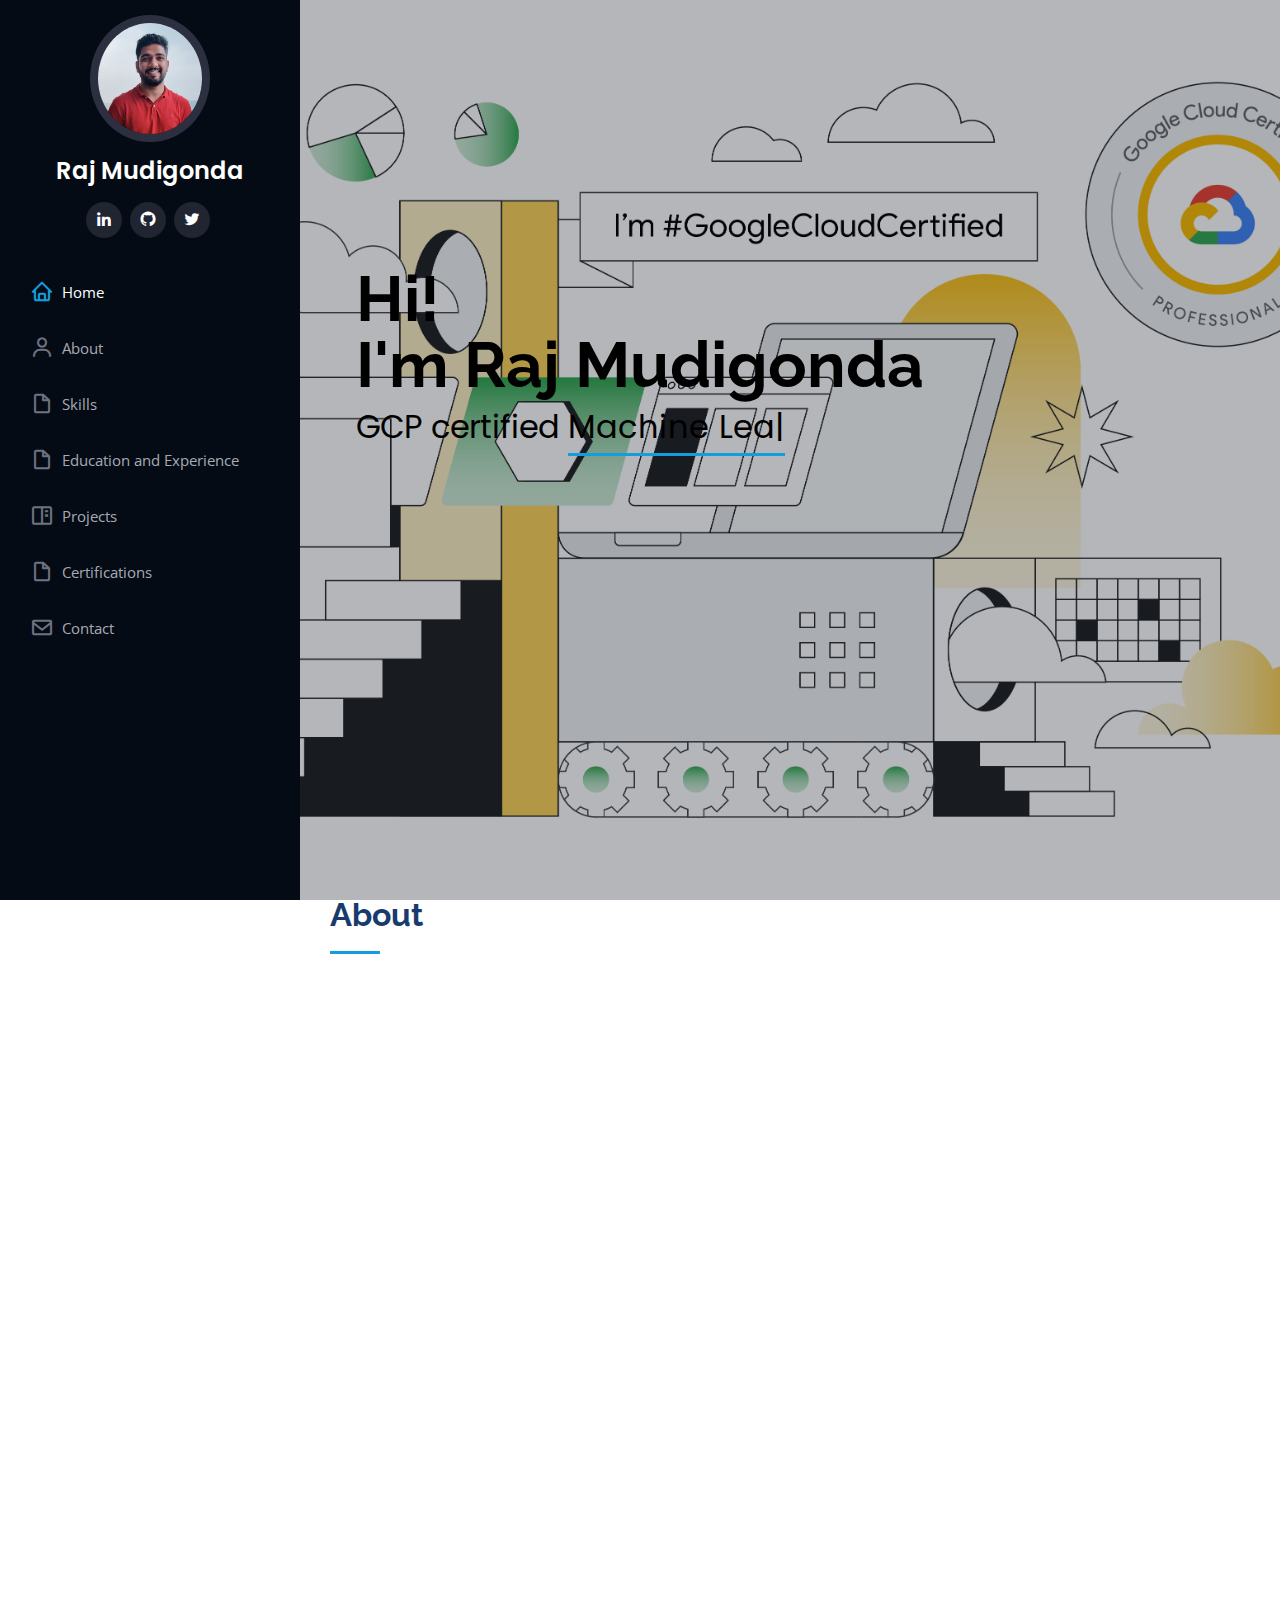
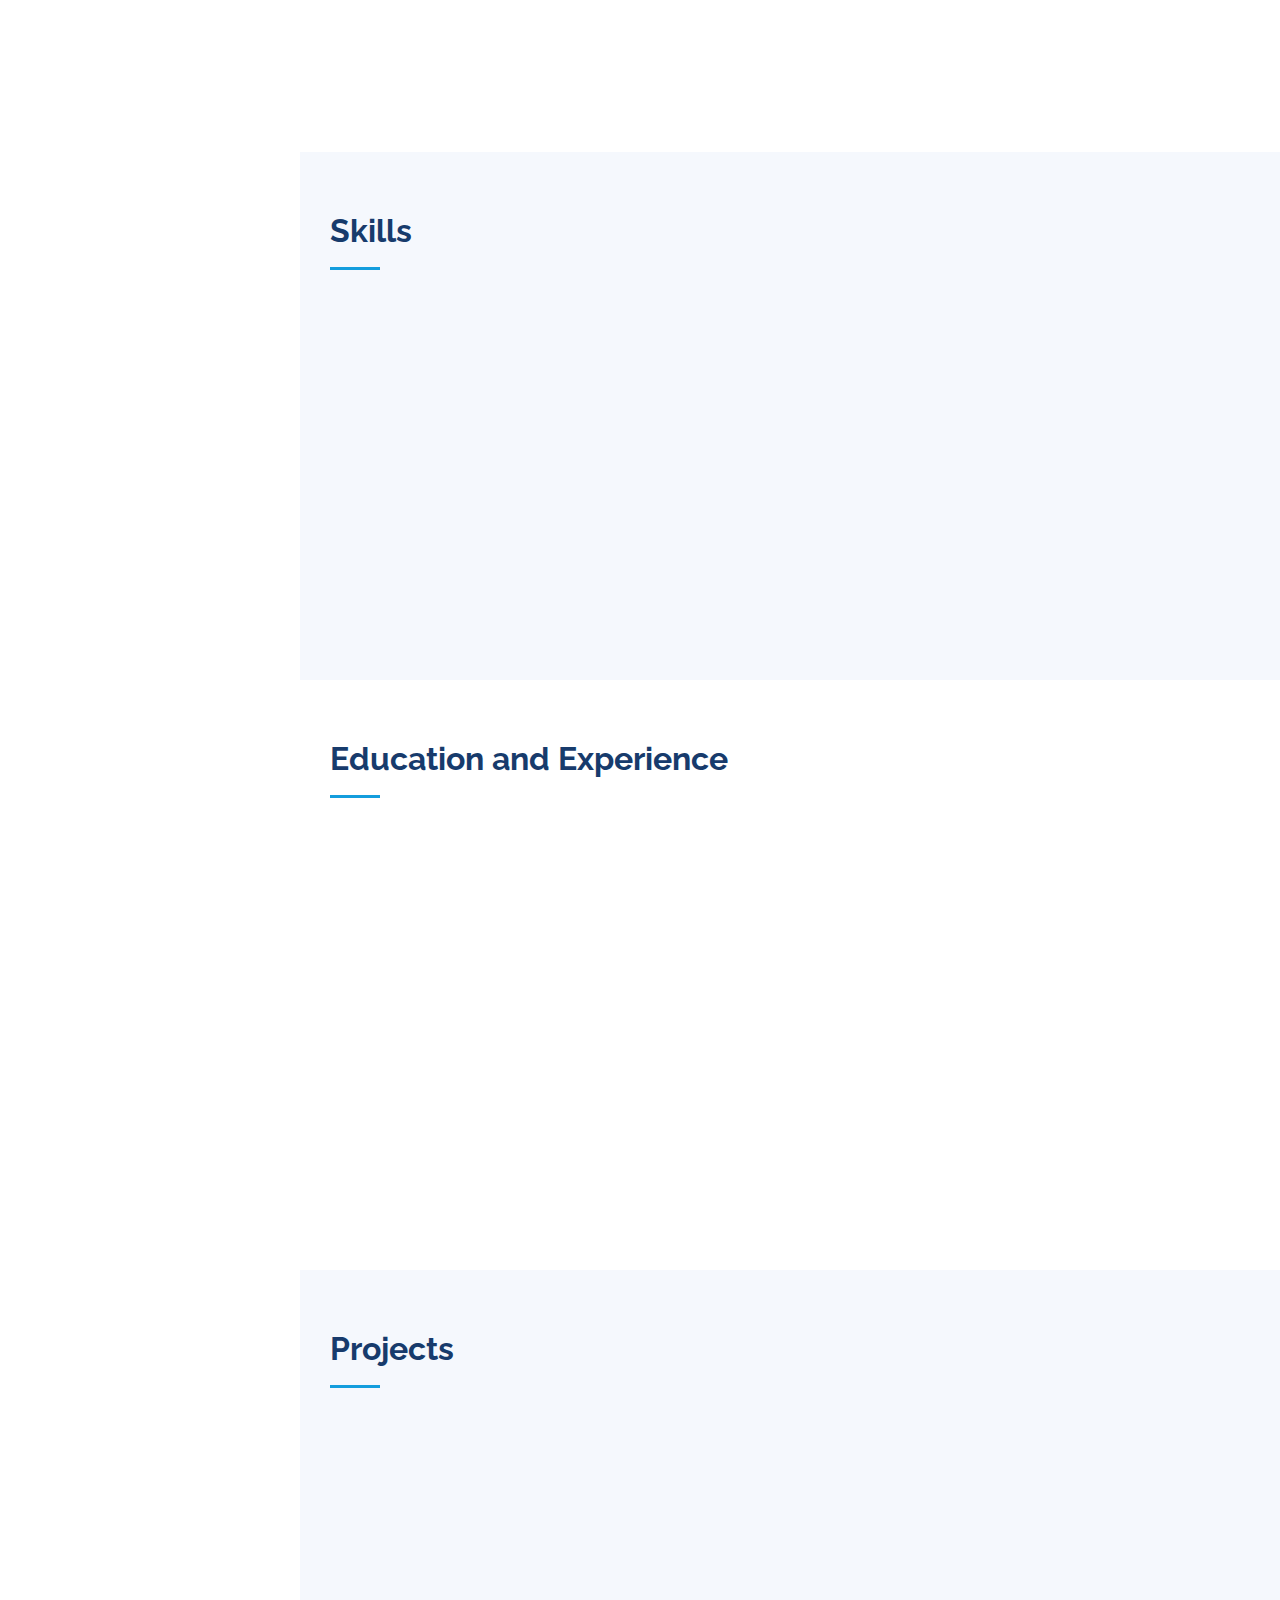
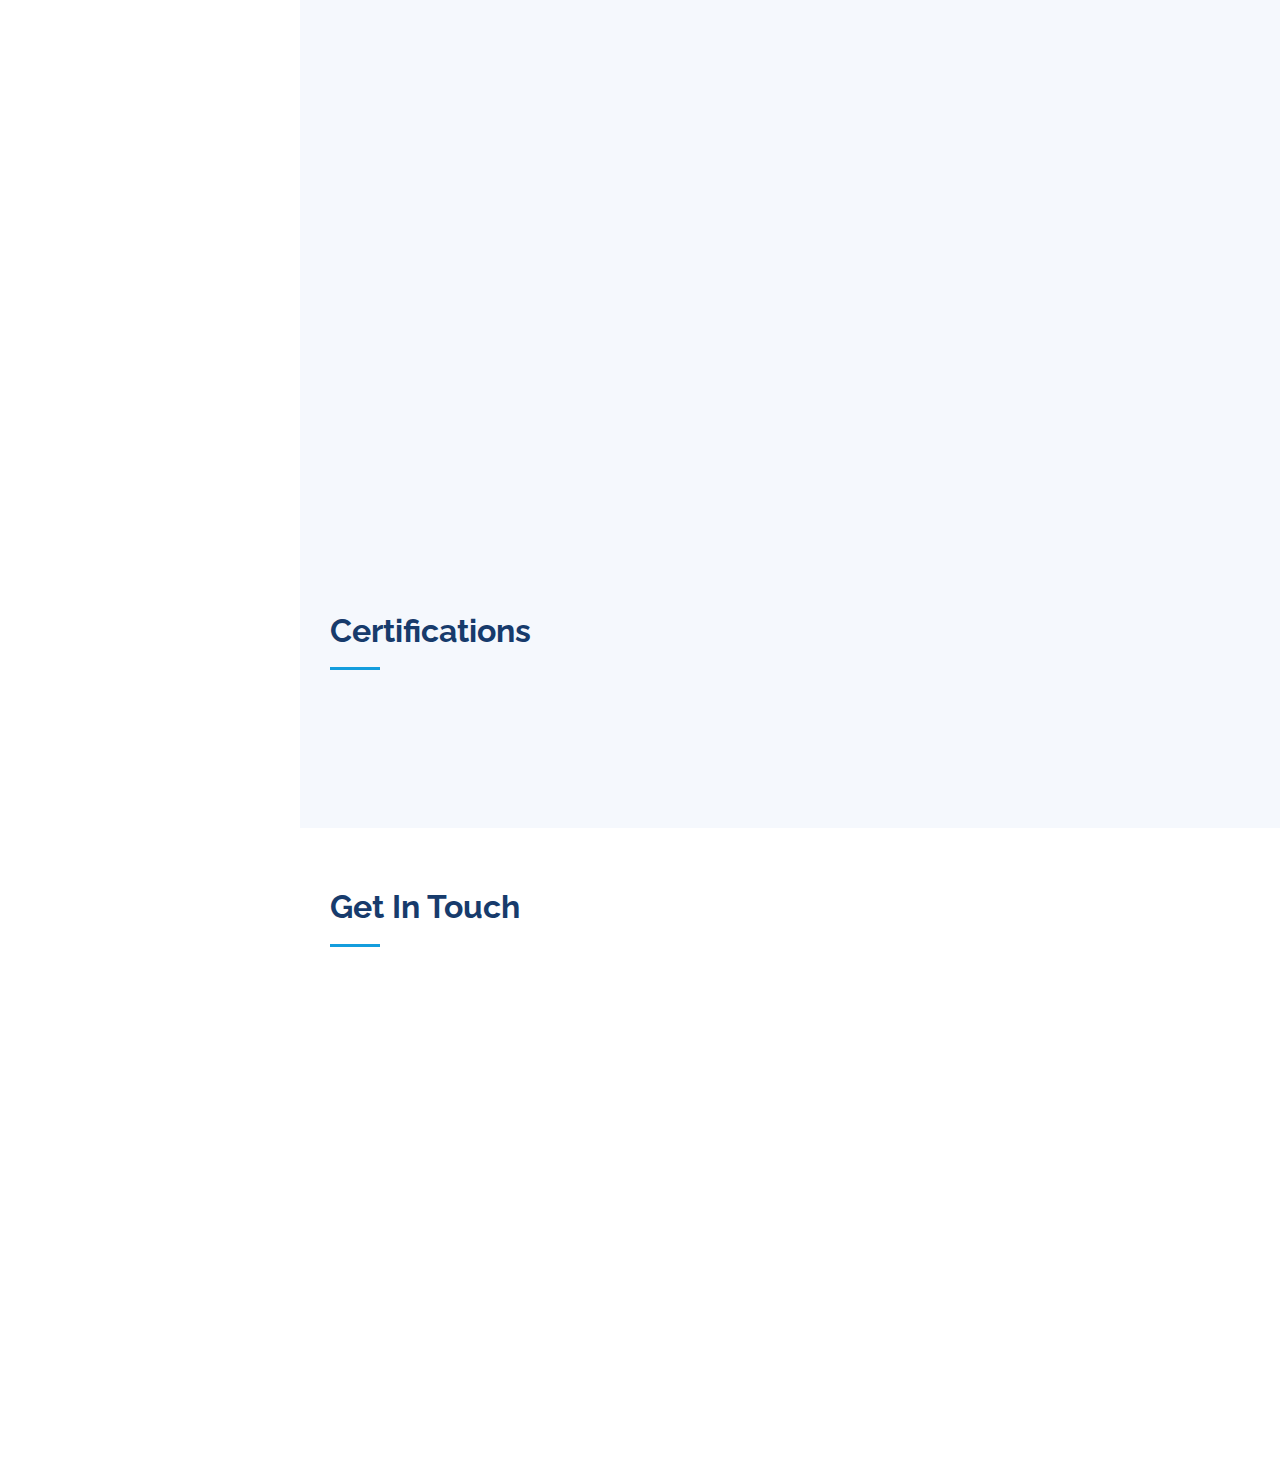
<file: index.html>
<!DOCTYPE html>
<html lang="en">

<head>
  <meta charset="utf-8">
  <meta content="width=device-width, initial-scale=1.0" name="viewport">

  <title>Raj Mudigonda</title>
  <meta content="" name="description">
  <meta content="" name="keywords">

  <!-- Favicons -->
  <link href="assets/img/favicon.png" rel="icon">
  <link href="assets/img/apple-touch-icon.png" rel="apple-touch-icon">

  <!-- Google Fonts -->
  <link href="https://fonts.googleapis.com/css?family=Open+Sans:300,300i,400,400i,600,600i,700,700i|Raleway:300,
              300i,400,400i,500,500i,600,600i,700,700i|Poppins:300,300i,400,400i,500,500i,600,600i,700,700i" rel="stylesheet">

  <!-- Vendor CSS Files -->
  <link href="assets/vendor/aos/aos.css" rel="stylesheet">
  <link href="assets/vendor/bootstrap/css/bootstrap.min.css" rel="stylesheet">
  <link href="assets/vendor/bootstrap-icons/bootstrap-icons.css" rel="stylesheet">
  <link href="assets/vendor/boxicons/css/boxicons.min.css" rel="stylesheet">
  <link href="assets/vendor/glightbox/css/glightbox.min.css" rel="stylesheet">
  <link href="assets/vendor/swiper/swiper-bundle.min.css" rel="stylesheet">

  <!-- Template Main CSS File -->
  <link href="assets/css/style.css" rel="stylesheet">

</head>

<body>

  <!-- ======= Mobile nav toggle button ======= -->
  <i class="bi bi-list mobile-nav-toggle d-xl-none"></i>

  <!-- ======= Header ======= -->
  <header id="header">
    <div class="d-flex flex-column">

      <div class="profile">
        <img src="assets/img/raj_profile.jpg" alt="" class="img-fluid rounded-circle">
        <h1 class="text-light"><a href="index.html">Raj Mudigonda</a></h1>
        <div class="social-links mt-3 text-center">
          <a href="http://www.linkedin.com/in/rajmudigonda893" class="linkedin"><i class="bx bxl-linkedin"></i></a>
          <a href="https://github.com/rajm893" class="github"><i class="bx bxl-github"></i></a>
          <a href="https://twitter.com/RajMudigonda1" class="twitter"><i class="bx bxl-twitter"></i></a>
        </div>
      </div>

      <nav id="navbar" class="nav-menu navbar">
        <ul>
          <li><a href="#hero" class="nav-link scrollto active"><i class="bx bx-home"></i> <span>Home</span></a></li>
          <li><a href="#about" class="nav-link scrollto"><i class="bx bx-user"></i> <span>About</span></a></li>
          <li><a href="#skills" class="nav-link scrollto"><i class="bx bx-file-blank"></i> <span>Skills</span></a></li>        
          <li><a href="#edu_exp" class="nav-link scrollto"><i class="bx bx-file-blank"></i> <span>Education and Experience</span></a></li>
          <li><a href="#portfolio" class="nav-link scrollto"><i class="bx bx-book-content"></i> <span>Projects</span></a></li>
          <li><a href="#certification" class="nav-link scrollto"><i class="bx bx-file-blank"></i> <span>Certifications</span></a></li>
          <li><a href="#contact" class="nav-link scrollto"><i class="bx bx-envelope"></i> <span>Contact</span></a></li>
        </ul>
      </nav><!-- .nav-menu -->
    </div>
  </header><!-- End Header -->

  <!-- ======= Hero Section ======= -->
  <section id="hero" class="d-flex flex-column justify-content-center align-items-center" style="margin-top: -5%">
    <div class="hero-container" data-aos="fade-in">
      <h1 style="color: rgb(0, 0, 0);">Hi!</h1>
      <h1 style="color: rgb(0, 0, 0);">I'm Raj Mudigonda</h1>
      <p style="color: rgb(0, 0, 0);">GCP certified <span class="typed" data-typed-items="Machine Learning Engineer, Data Engineer"></span></p>
    </div>
  </section><!-- End Hero -->

  <main id="main">

    <!-- ======= About Section ======= -->
    <section id="about" class="about">
      <div class="container">

        <div class="section-title">
          <h2>About</h2>
          <p></p>
        </div>

        <div class="row">
          <div class="col-lg-4" data-aos="fade-right">
            <img src="assets/img/raj_profile.jpg" class="img-fluid" alt="">
          </div>
          <div class="col-lg-6 pt-4 pt-lg-0 content" data-aos="fade-left">
            <h3>Welcome!</h3>

            <p style="text-align: justify;">
              <br>
              I'm a Machine Learning Engineer with 4 years of expertise in designing and deploying end-to-end machine learning solutions.
              I hold certifications as a <strong>Google Cloud Professional Machine Learning Engineer</strong> and <strong>Data Engineer</strong>,
              reflecting my proficiency in leveraging cloud platforms for scalable and efficient ML deployments.<br>
              <br>
              My journey in the tech industry spans both fast-paced startup environments and large tech firms, equipping me with adaptable skills
              and a strong foundation in agile development methodologies.<br>
              <br>
              With a passion for solving real-world problems, I have successfully delivered ML solutions across diverse business domains.<br>
              <br>
              My technical skill set includes:<br>
              - Python<br>
              - SQL<br>
              - Machine Learning<br>
              - Deep Learning<br>
              - GCP<br>
              - MLOps<br>
              <br>
              Let's collaborate to build innovative and impactful machine learning solutions.
            </p>
          </div>
        </div>

      </div>
    </section><!-- End About Section -->

    <!-- ======= Skills Section ======= -->
    <section id="skills" class="skills section-bg">
      <div class="container">

        <div class="section-title">
          <h2>Skills</h2>
       </div>

        <div class="row skills-content">

          <div class="col-lg-6" data-aos="fade-up">

            <div class="progress">
              <span class="skill">Python <i class="val">100%</i></span>
              <div class="progress-bar-wrap">
                <div class="progress-bar" role="progressbar" aria-valuenow="100" aria-valuemin="0" aria-valuemax="100"></div>
              </div>
            </div>

            <div class="progress">
              <span class="skill">Machine Learning <i class="val">95%</i></span>
              <div class="progress-bar-wrap">
                <div class="progress-bar" role="progressbar" aria-valuenow="90" aria-valuemin="0" aria-valuemax="100"></div>
              </div>
            </div>

            <div class="progress">
              <span class="skill">SQL <i class="val">90%</i></span>
              <div class="progress-bar-wrap">
                <div class="progress-bar" role="progressbar" aria-valuenow="90" aria-valuemin="0" aria-valuemax="100"></div>
              </div>
            </div>
            <div class="progress">
              <span class="skill">Pytorch <i class="val">85%</i></span>
              <div class="progress-bar-wrap">
                <div class="progress-bar" role="progressbar" aria-valuenow="85" aria-valuemin="0" aria-valuemax="100"></div>
              </div>
            </div>
            <div class="progress">
              <span class="skill">Docker <i class="val">90%</i></span>
              <div class="progress-bar-wrap">
                <div class="progress-bar" role="progressbar" aria-valuenow="90" aria-valuemin="0" aria-valuemax="100"></div>
              </div>
            </div>
          </div>

          <div class="col-lg-6" data-aos="fade-up" data-aos-delay="100">

            <div class="progress">
              <span class="skill">Google Cloud Platform <i class="val">95%</i></span>
              <div class="progress-bar-wrap">
                <div class="progress-bar" role="progressbar" aria-valuenow="95" aria-valuemin="0" aria-valuemax="100"></div>
              </div>
            </div>

            <div class="progress">
              <span class="skill">Natural Language Processing <i class="val">90%</i></span>
              <div class="progress-bar-wrap">
                <div class="progress-bar" role="progressbar" aria-valuenow="90" aria-valuemin="0" aria-valuemax="100"></div>
              </div>
            </div>

            <div class="progress">
              <span class="skill">MLOps <i class="val">90%</i></span>
              <div class="progress-bar-wrap">
                <div class="progress-bar" role="progressbar" aria-valuenow="90" aria-valuemin="0" aria-valuemax="100"></div>
              </div>
            </div>

            <div class="progress">
              <span class="skill">Deep Learning <i class="val">85%</i></span>
              <div class="progress-bar-wrap">
                <div class="progress-bar" role="progressbar" aria-valuenow="85" aria-valuemin="0" aria-valuemax="100"></div>
              </div>
            </div>
            <div class="progress">
              <span class="skill">Big Data <i class="val">85%</i></span>
              <div class="progress-bar-wrap">
                <div class="progress-bar" role="progressbar" aria-valuenow="85" aria-valuemin="0" aria-valuemax="100"></div>
              </div>
            </div>

          </div>

        </div>

      </div>
    </section><!-- End Skills Section -->

    <!-- ======= Education Section ======= -->
    <section id="edu_exp" class="resume">
      <div class="container">

        <div class="section-title">
          <h2>Education and Experience</h2>
          </div>

          <div class="row">
            <div class="col-lg-6" data-aos="fade-up">
              <h3 class="resume-title">Professional Experience</h3>
              <div class="resume-item">
                <h4>Machine Learning Engineer</h4>
                <h5>March 2020 - August 2022</h5>
                <p><em>Johnson Controls, Bangalore, India</em></p>
              </div>
              <div class="resume-item">
                <h4>Data Scientist</h4>
                <h5>June 2018 - January 2020</h5>
                <p><em>Curl Tech, Bangalore, India</em></p>
              </div>
            </div>
            <div class="col-lg-6" data-aos="fade-up" data-aos-delay="100">
              <h3 class="resume-title">Education</h3>
              <div class="resume-item">
                <h4>Masters in Computer Science &amp; Engineering</h4>
                <h5>2016 - 2018</h5>
                <p><em>International Institute of Information Technology, Bhubaneswar, India</em></p>
              </div>
              <div class="resume-item">
                <h4>Bachelors in Computer Science &amp; Technology</h4>
                <h5>2011 - 2015</h5>
                <p><em>Shivaji University, Kolhapur, India</em></p>
              </div>
            </div>
          </div>          

      </div>
    </section><!-- End Resume Section -->

   
    <!-- ======= Portfolio Section ======= -->
    <section id="portfolio" class="portfolio section-bg">
      <div class="container">

        <div class="section-title">
          <h2>Projects</h2>
    
        </div>
  
        <div class="row portfolio-container" data-aos="fade-up" data-aos-delay="100">
       
            <div class="col-lg-4 col-md-6 portfolio-item filter-app" >
              <div class="portfolio-wrap"> 
               <img src="assets/img/portfolio/item_shrinks_diag.png" class="img-fluid"  alt="">
               <!-- <div class="centered"><strong>Retail store item shrinkage prediction</strong> </div> -->
               <div class="portfolio-text">
                <h3 class="portfolio-title">Retail store item shrinkage prediction</h3>
              </div>
               <div class="portfolio-links">
                <a href="project-details.html#project-1" class="more-details-link" data-toggle="modal" data-target="#project-modal">More Details</a>
                <!-- <a href="project-details.html" title="More details">More Details</a> -->
               </div>
              </div>
            </div>

            <div class="col-lg-4 col-md-6 portfolio-item filter-card">
              <div class="portfolio-wrap">
                <img src="assets/img/portfolio/ether.jpeg" class="img-fluid" alt="">
                <div class="portfolio-text">
                  <h3 class="portfolio-title">Ethereum Data Engineering Pipeline</h3>
                </div>
                <div class="portfolio-links">
                  <a href="project-details.html#project-9" title="More Details">More Details</a>
                </div>
              </div>
            </div>
         
          <div class="col-lg-4 col-md-6 portfolio-item filter-app">
            <div class="portfolio-wrap">
              <img src="assets/img/portfolio/Edge_computing_Solution.png" class="img-fluid" alt="">
              <div class="portfolio-text">
                <h3 class="portfolio-title">Edge computing solution using Google IOT Core, Google PubSub, Dataflow and Bigquery</h3>
              </div>
              <div class="portfolio-links">
                <a href="project-details.html#project-3" title="More details">More Details</a>
              </div>
            </div>
          </div>

          <div class="col-lg-4 col-md-6 portfolio-item filter-card">
            <div class="portfolio-wrap">
              <img src="assets/img/portfolio/ocr_solution.png" class="img-fluid" alt="">
              <div class="portfolio-text">
                <h3 class="portfolio-title">AI Based Document Data Extraction</h3>
              </div>
              <div class="portfolio-links">
                <a href="project-details.html#project-4" title="More Details">More Details</a>
              </div>
            </div>
          </div>


                      <div class="col-lg-4 col-md-6 portfolio-item filter-app" data-aos="fade-up">
              <div class="portfolio-wrap">
               <img src="assets/img/portfolio/anamolies_detect.png" class="img-fluid"  alt="">
              <!-- <div class="centered"><strong>Retail store Anomaly Detection</strong> </div> -->
               <div class="portfolio-text">
                <h3 class="portfolio-title">Retail store Anomaly Detection</h3>
               </div>
               <div class="portfolio-links">
                <a href="project-details.html#project-2" title="More Details">More Details</a>
               </div>
              </div>
            </div>
          <div class="col-lg-4 col-md-6 portfolio-item filter-app">
            <div class="portfolio-wrap">
              <img src="assets/img/portfolio/ai_camera_usecase.png" class="img-fluid" alt="">
              <div class="portfolio-text">
                <h3 class="portfolio-title">Retail store Visual analytics solution from camera feed</h3>
              </div>
              <div class="portfolio-links">
                <a href="project-details.html#project-6" title="More Details">More Details</a>
              </div>
            </div>
          </div>

          <div class="col-lg-4 col-md-6 portfolio-item filter-card">
            <div class="portfolio-wrap">
              <img src="assets/img/portfolio/ML_pipeline.png" class="img-fluid" alt="">
              <div class="portfolio-text">
                <h3 class="portfolio-title">MLOps with DVC and MLFLow</h3>
              </div>
              <div class="portfolio-links">
                <a href="project-details.html#project-7" title="More Details">More Details</a>
              </div>
            </div>
          </div>

          <div class="col-lg-4 col-md-6 portfolio-item filter-card">
            <div class="portfolio-wrap">
              <img src="assets/img/portfolio/quora.png" class="img-fluid" alt="">
              <div class="portfolio-text">
                <h3 class="portfolio-title">NLP based model building on Quora question pairs dataset with FastAPI deployment</h3>
              </div>
              <div class="portfolio-links">
                <a href="project-details.html#project-8" title="More Details">More Details</a>
              </div>
            </div>
          </div>


          <div class="col-lg-4 col-md-6 portfolio-item filter-web">
            <div class="portfolio-wrap">
              <img src="assets/img/portfolio/libs.png" class="img-fluid" alt="">
              <div class="portfolio-text">
                <h3 class="portfolio-title">Explosives classification using LIBS data</h3>
              </div>
              <div class="portfolio-links">
                <a href="project-details.html#project-5" title="More Details">More Details</a>
              </div>
            </div>
          </div>
        </div>

      </div>
    </section><!-- End Portfolio Section-->

    <section id="certification" class="certification section-bg">
      <div class="container">

        <div class="section-title">
          <h2>Certifications</h2>
        </div>

        <div class="row skills-content">
          <div class="col-lg-3" data-aos="fade-up">
          <div class="portfolio-wrap">
            <embed type="image/jpg" src="https://api.accredible.com/v1/frontend/credential_website_embed_image/badge/74767952"> 
            <div class="portfolio-links">
              <a href="https://google.accredible.com/3e2f6ae3-002e-4bcc-9ad5-936173d66154" title="Link">Link<i class="bx bx-link"></i></a>
            </div>
          </div>
          </div>
          <div class="col-lg-3" data-aos="fade-up" data-aos-delay="100">
          <div class="portfolio-wrap">
            <embed type="image/jpg" src="https://api.accredible.com/v1/frontend/credential_website_embed_image/badge/73990220"> 
            <div class="portfolio-links">
              <a href="https://google.accredible.com/91970f73-e593-4fe9-964e-8dffdcba9cc0" title="Link">Link<i class="bx bx-link"></i></a>
            </div>
          </div>
          </div>
        </div>

        </div>

      </div>
    </section><!-- Certification ends -->

   
    <!-- ======= Contact Section ======= -->
    <section id="contact" class="contact">
      <div class="container">

        <div class="section-title">
          <h2>Get In Touch</h2>
        </div>

        <div class="row" data-aos="fade-in">
            <div class="info">
              <div class="address">
                <i class="bi bi-geo-alt"></i>
                <h4>Location:</h4>
                <p>Upton Park <br> 
                   London E6 1AD <br>
                   United Kingdom </p>
              </div>
              <div class="email">
                <i class="bi bi-envelope"></i>
                <h4>Email:</h4>
                <p>rajmudigonda893@gmail.com</p>
              </div>
              </div>

        </div>

      </div>
    </section><!-- End Contact Section -->

  </main><!-- End #main -->



  <a href="#" class="back-to-top d-flex align-items-center justify-content-center"><i class="bi bi-arrow-up-short"></i></a>

  <!-- Vendor JS Files -->
  <script src="assets/vendor/purecounter/purecounter_vanilla.js"></script>
  <script src="assets/vendor/aos/aos.js"></script>
  <script src="assets/vendor/bootstrap/js/bootstrap.bundle.min.js"></script>
  <script src="assets/vendor/glightbox/js/glightbox.min.js"></script>
  <script src="assets/vendor/isotope-layout/isotope.pkgd.min.js"></script>
  <script src="assets/vendor/swiper/swiper-bundle.min.js"></script>
  <script src="assets/vendor/typed.js/typed.umd.js"></script>
  <script src="assets/vendor/waypoints/noframework.waypoints.js"></script>
  <script src="assets/vendor/php-email-form/validate.js"></script>

  <!-- Template Main JS File -->
  <script src="assets/js/main.js"></script>
</body>

</html>
</file>
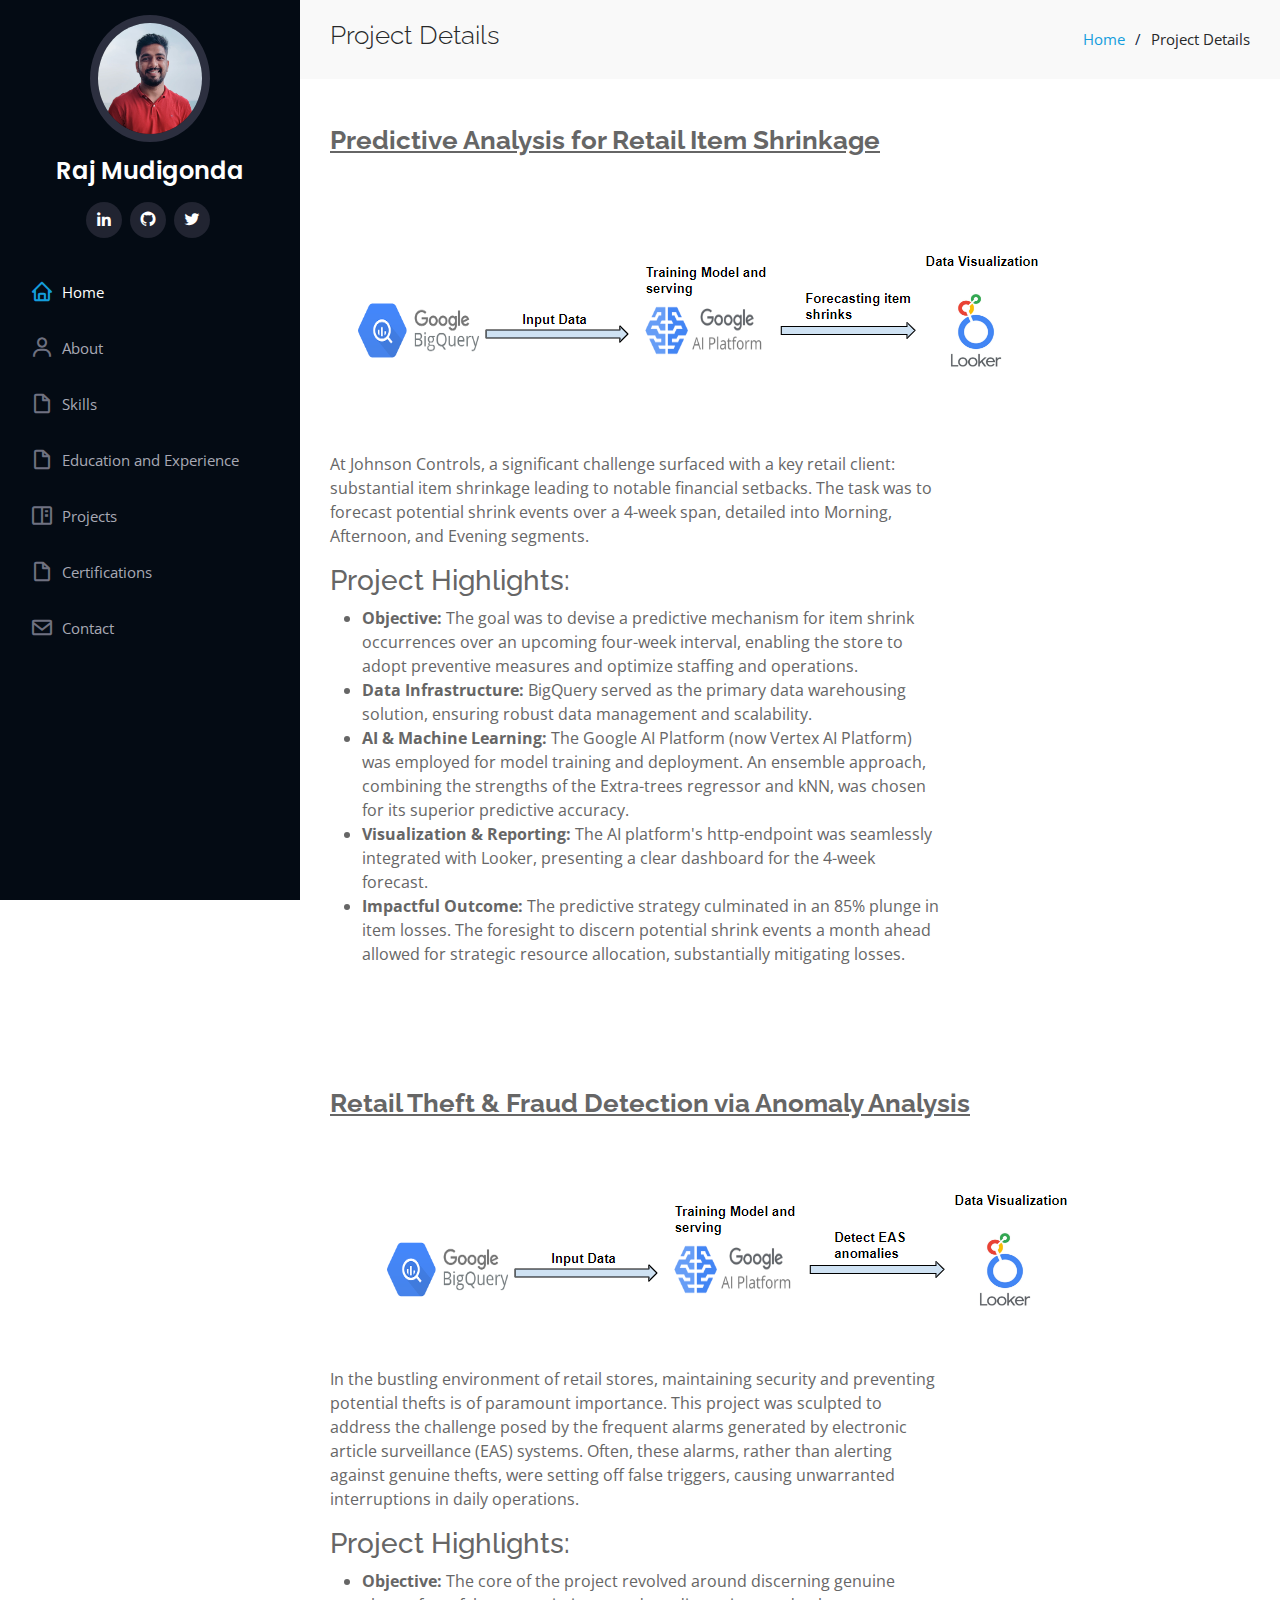
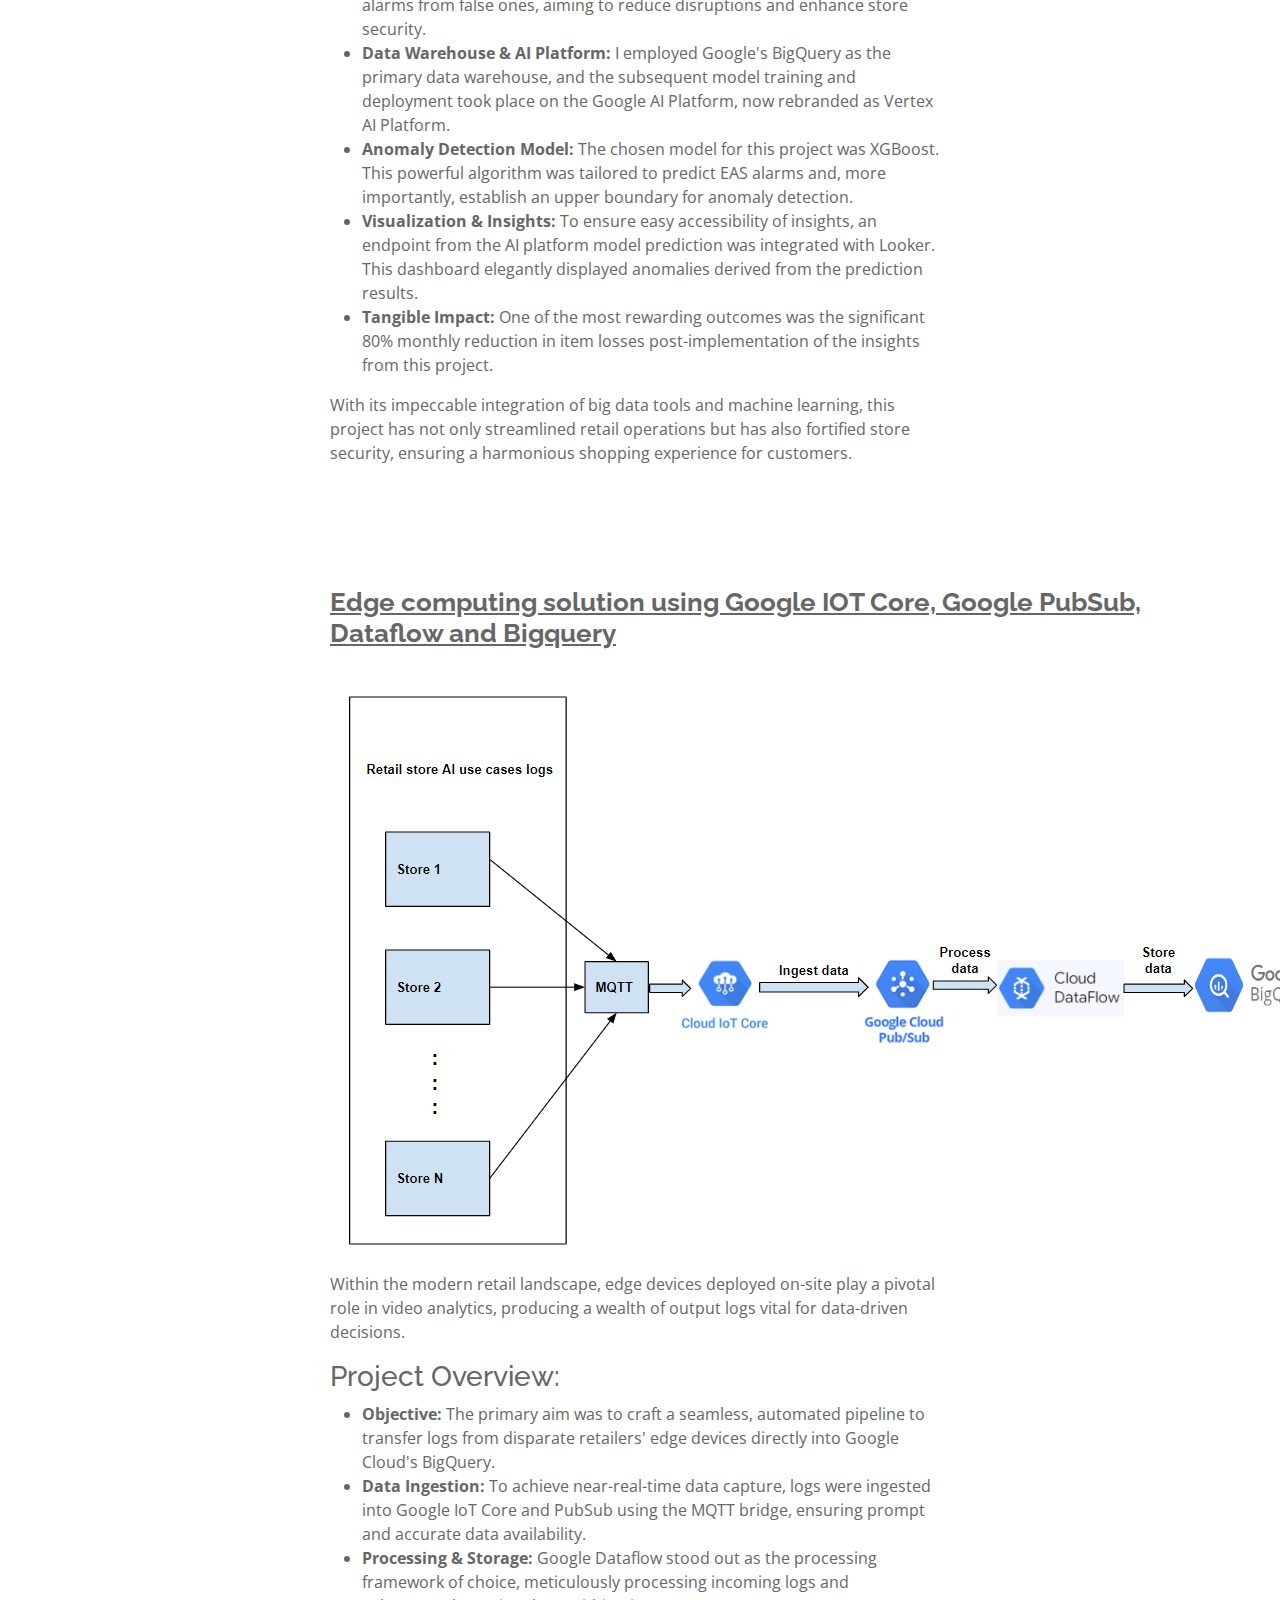
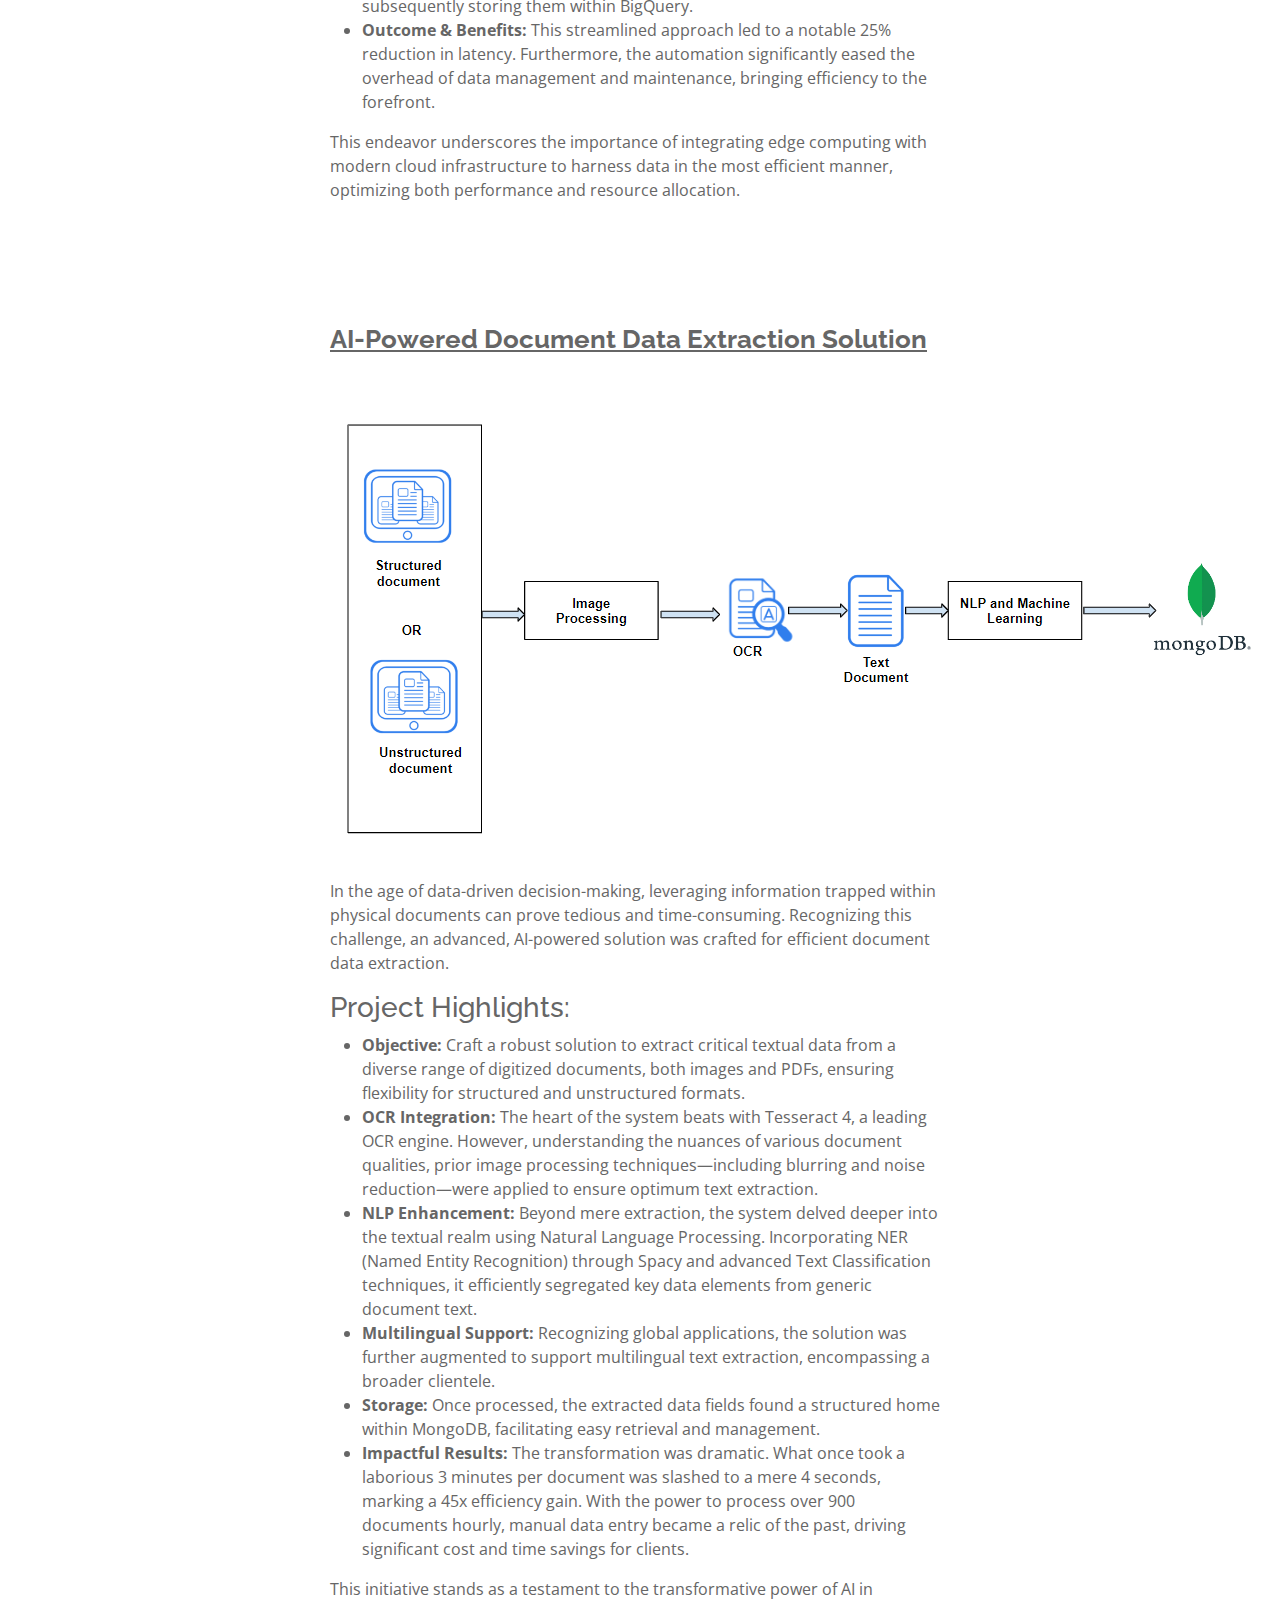
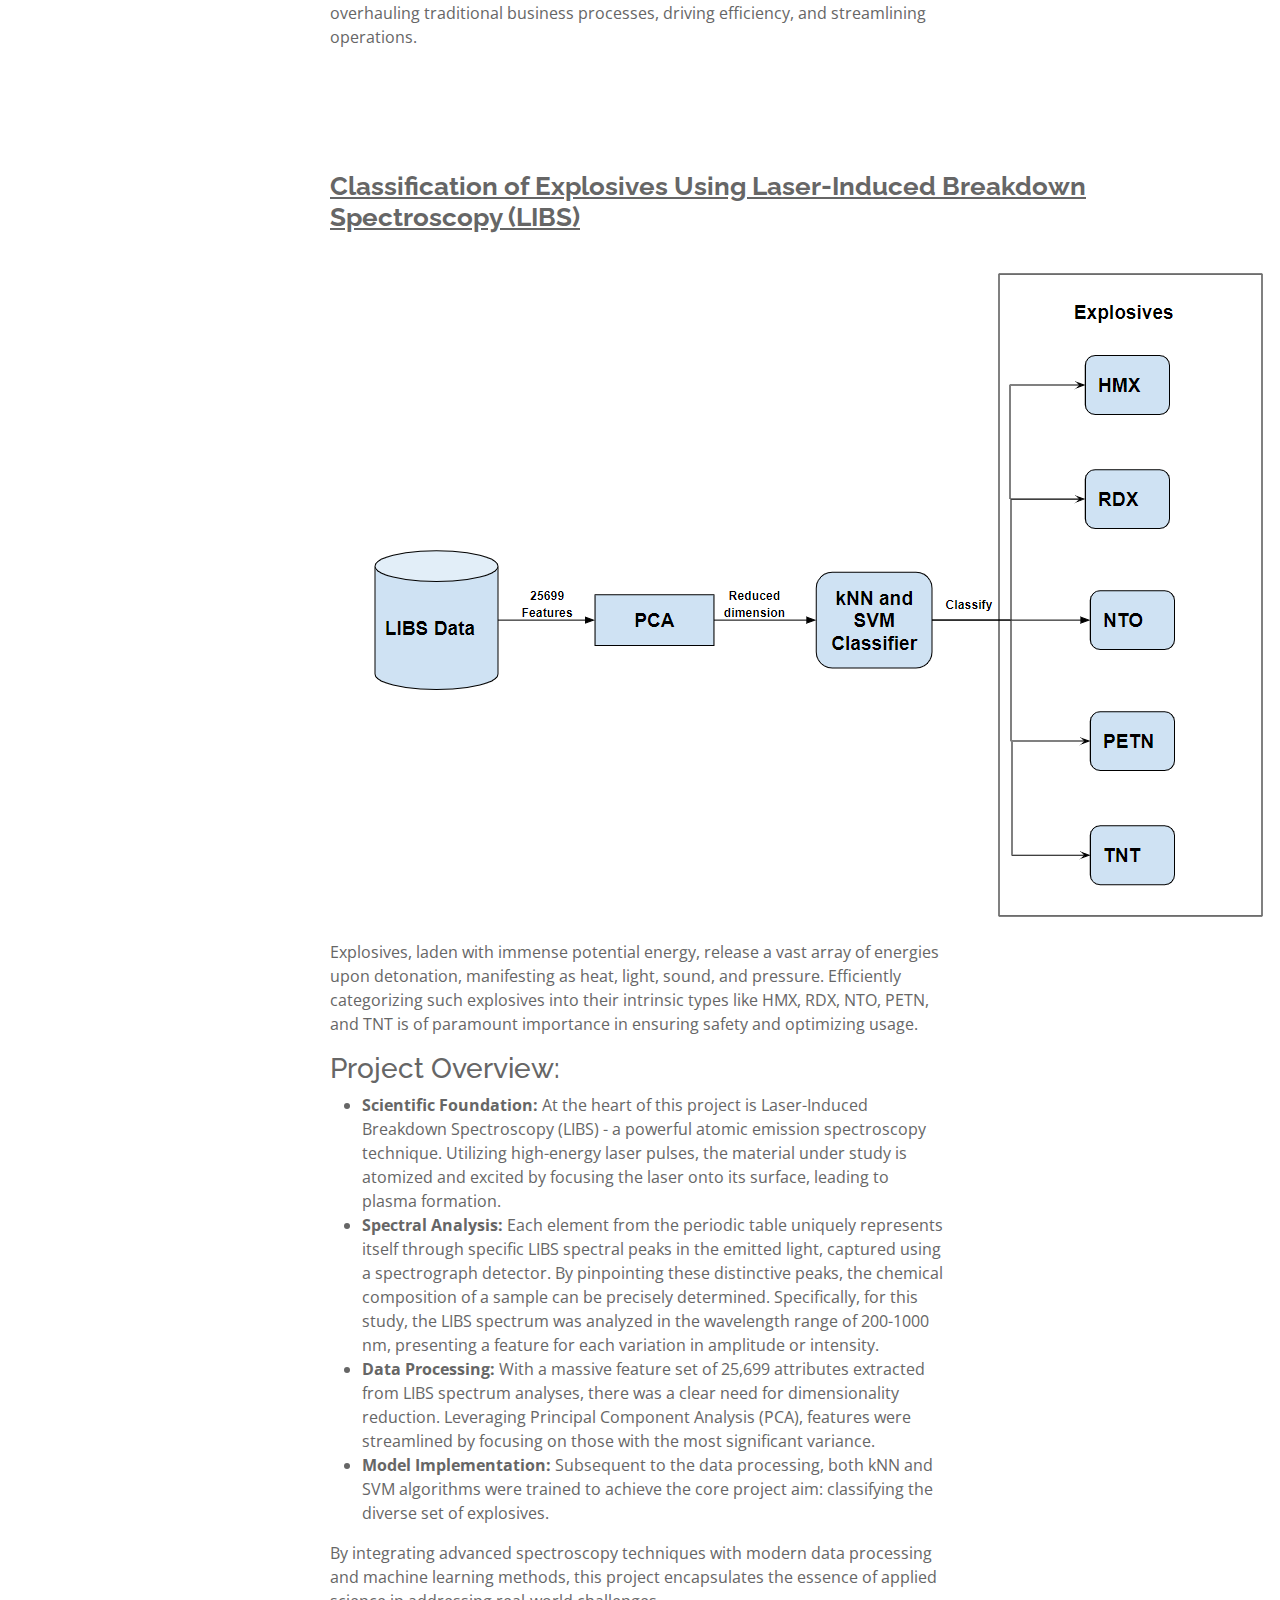
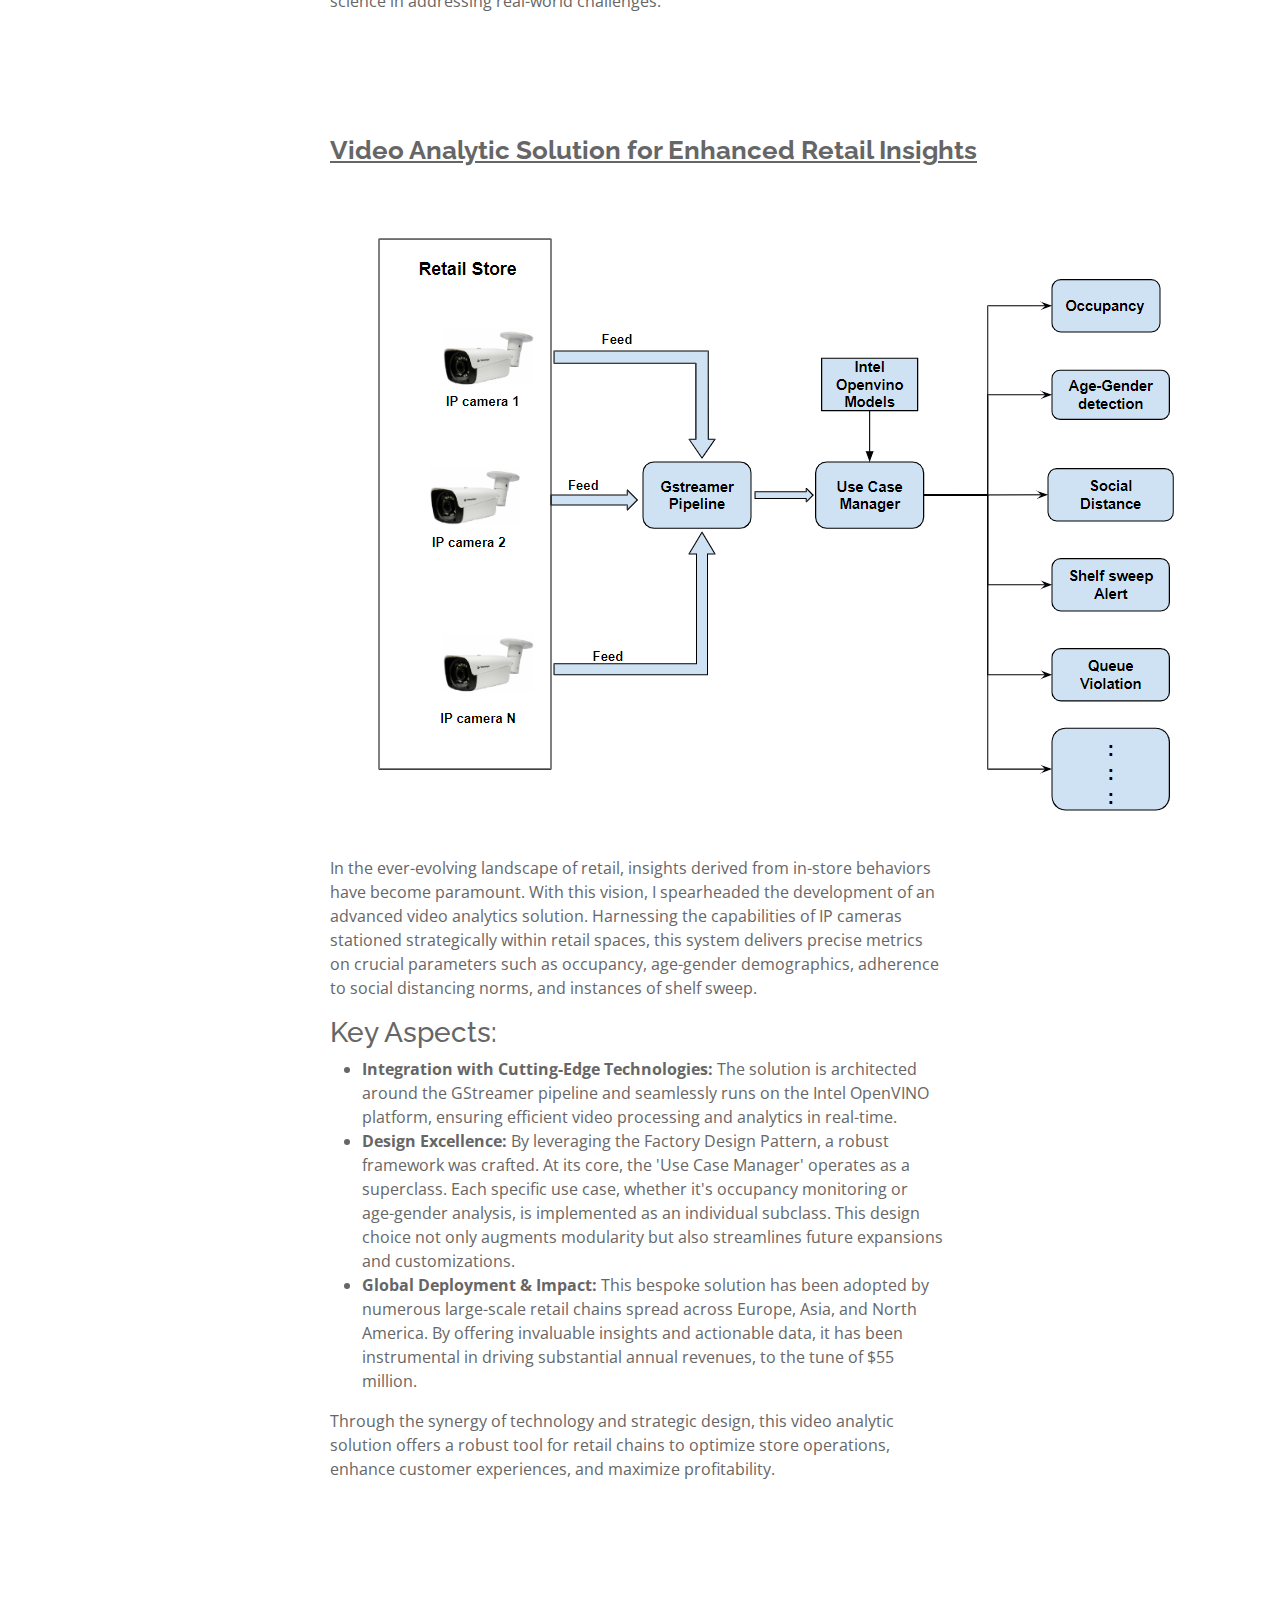
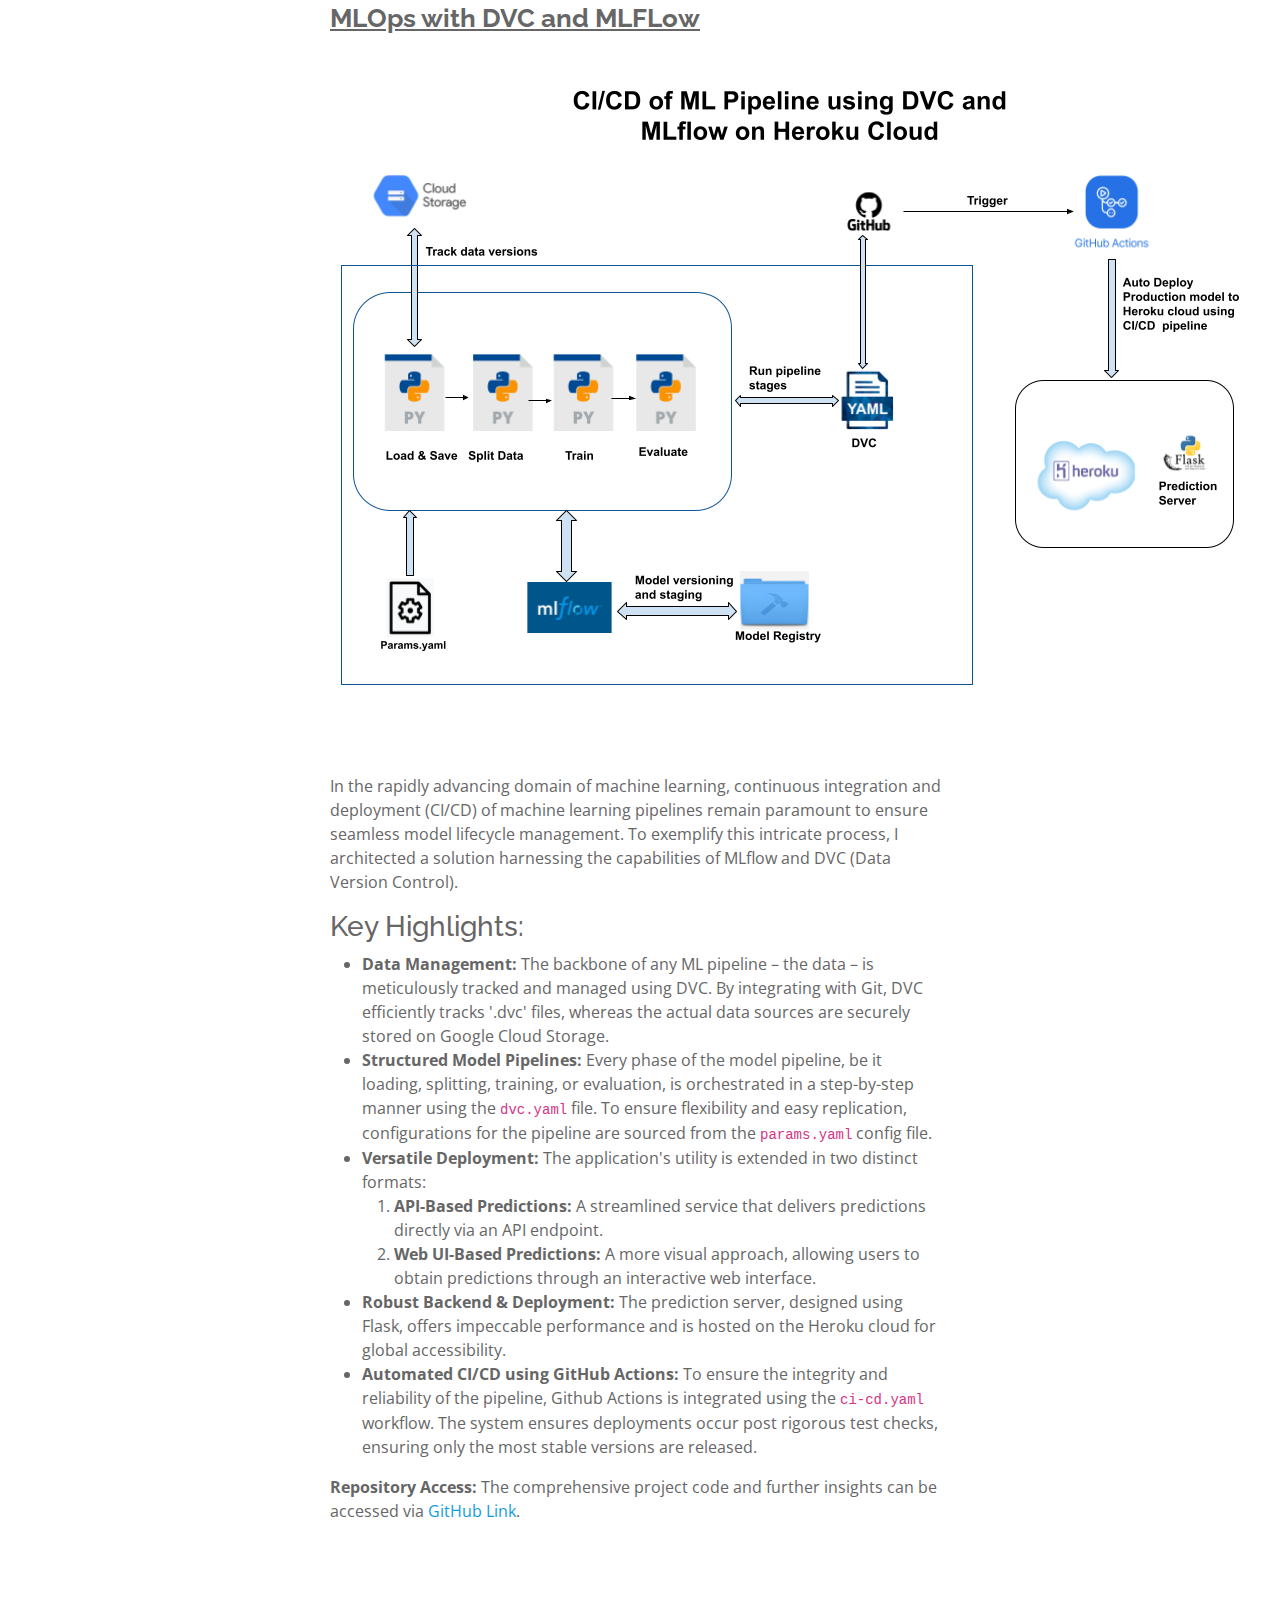
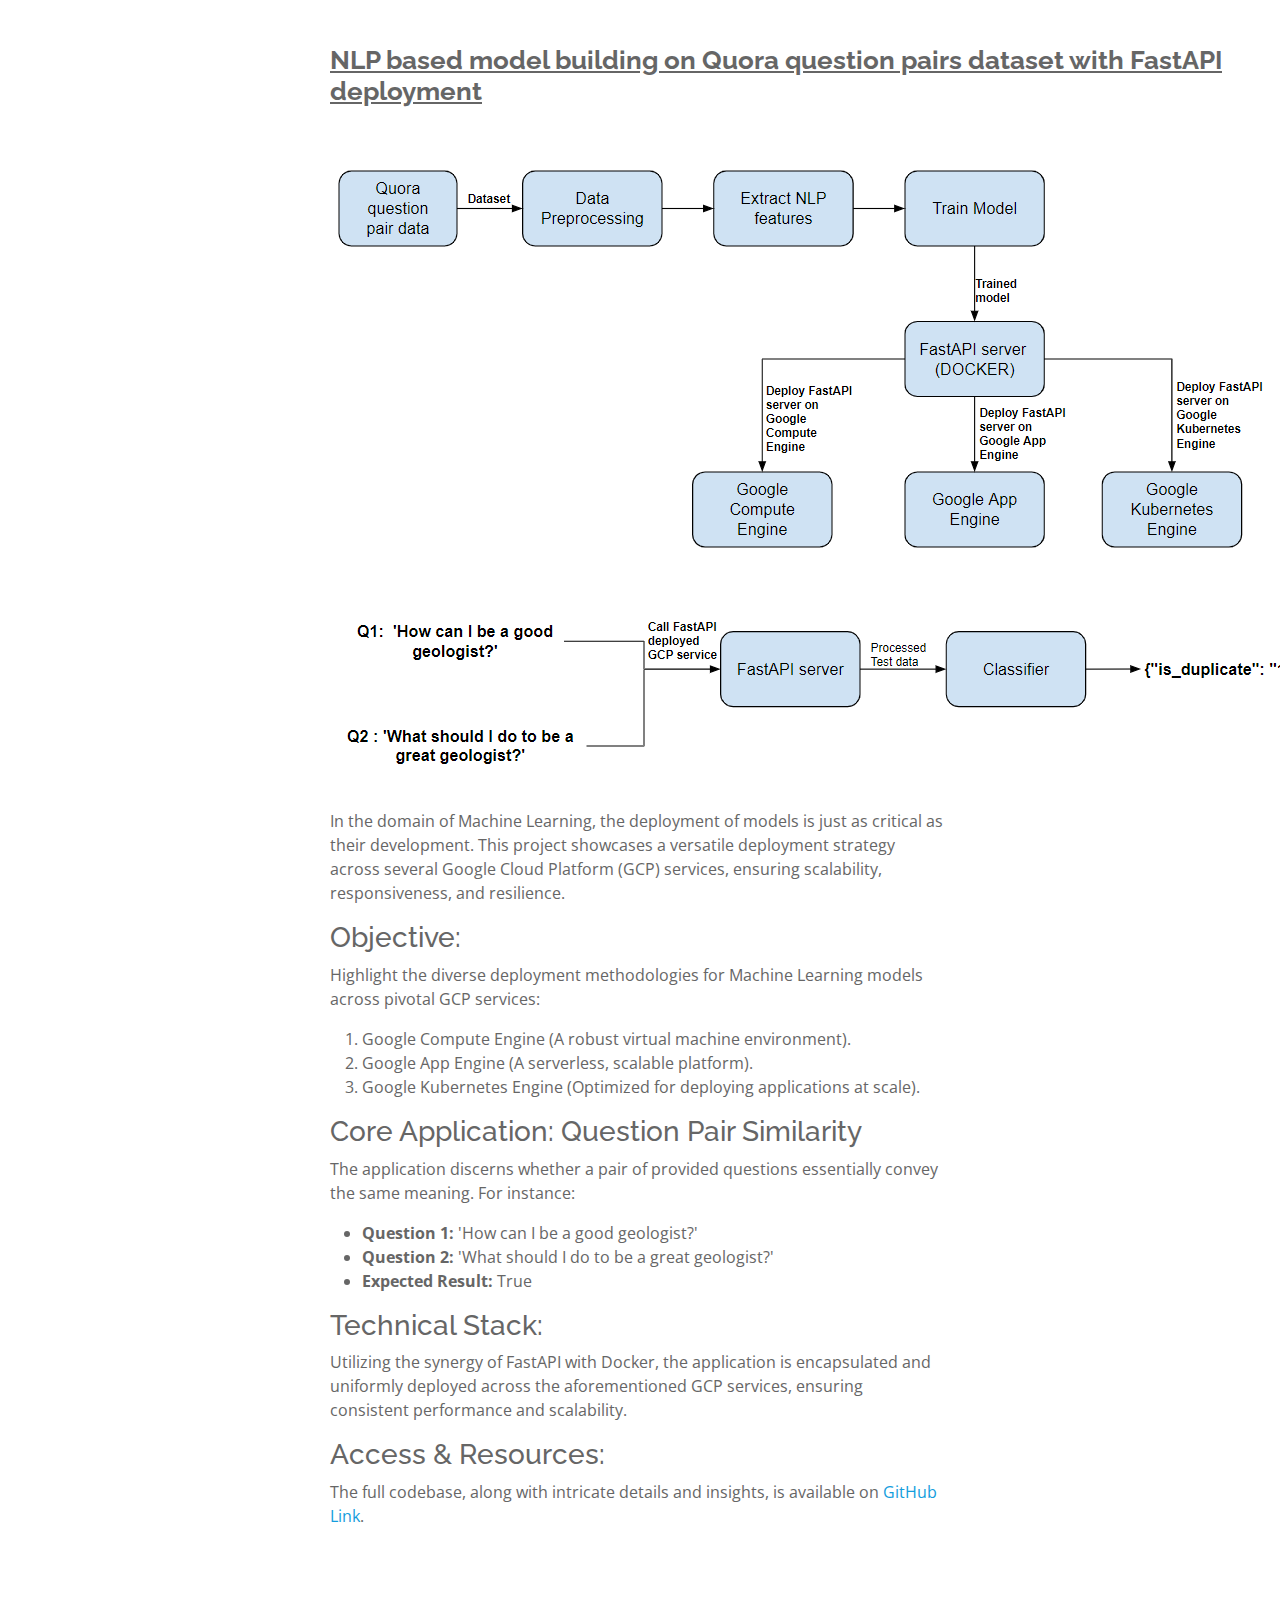
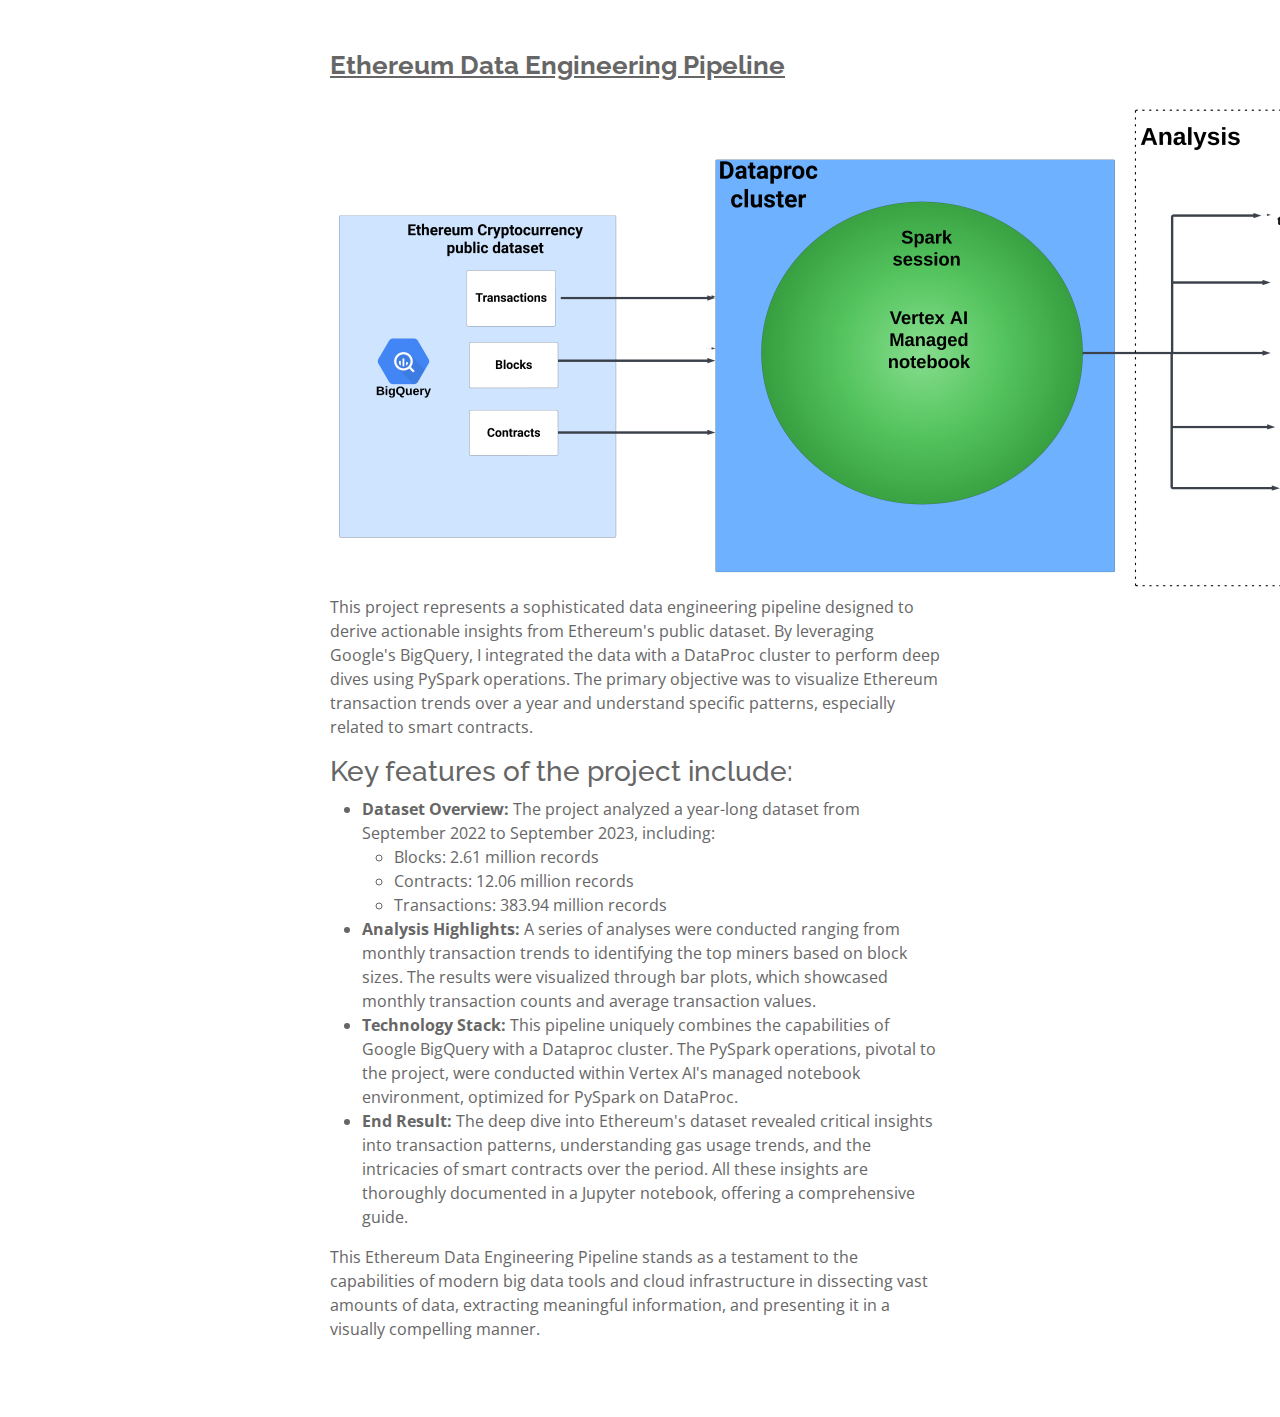
<file: project-details.html>
<!DOCTYPE html>
<html lang="en">

<head>
  <meta charset="utf-8">
  <meta content="width=device-width, initial-scale=1.0" name="viewport">

  <title>Project Details</title>
  <meta content="" name="description">
  <meta content="" name="keywords">

  <!-- Favicons -->
  <link href="assets/img/favicon.png" rel="icon">
  <link href="assets/img/apple-touch-icon.png" rel="apple-touch-icon">

  <!-- Google Fonts -->
  <link href="https://fonts.googleapis.com/css?family=Open+Sans:300,300i,400,400i,600,600i,700,700i|Raleway:300,300i,400,400i,
              500,500i,600,600i,700,700i|Poppins:300,300i,400,400i,500,500i,600,600i,700,700i" rel="stylesheet">

  <!-- Vendor CSS Files -->
  <link href="assets/vendor/aos/aos.css" rel="stylesheet">
  <link href="assets/vendor/bootstrap/css/bootstrap.min.css" rel="stylesheet">
  <link href="assets/vendor/bootstrap-icons/bootstrap-icons.css" rel="stylesheet">
  <link href="assets/vendor/boxicons/css/boxicons.min.css" rel="stylesheet">
  <link href="assets/vendor/glightbox/css/glightbox.min.css" rel="stylesheet">
  <link href="assets/vendor/swiper/swiper-bundle.min.css" rel="stylesheet">

  <!-- Template Main CSS File -->
  <link href="assets/css/style.css" rel="stylesheet">


</head>

<body>

  <!-- ======= Mobile nav toggle button ======= -->
  <i class="bi bi-list mobile-nav-toggle d-xl-none"></i>

  <!-- ======= Header ======= -->
  <header id="header">
    <div class="d-flex flex-column">

      <div class="profile">
        <img src="assets/img/raj_profile.jpg" alt="" class="img-fluid rounded-circle">
        <h1 class="text-light"><a href="index.html">Raj Mudigonda</a></h1>
        <div class="social-links mt-3 text-center">
          <a href="http://www.linkedin.com/in/rajmudigonda893" class="linkedin"><i class="bx bxl-linkedin"></i></a>
          <a href="https://github.com/rajm893" class="github"><i class="bx bxl-github"></i></a>
          <a href="https://twitter.com/RajMudigonda1" class="twitter"><i class="bx bxl-twitter"></i></a>
        </div>
      </div>

      <nav id="navbar" class="nav-menu navbar">
        <ul>
          <li><a href="index.html#hero" class="nav-link scrollto active"><i class="bx bx-home"></i> <span>Home</span></a></li>
          <li><a href="index.html#about" class="nav-link scrollto"><i class="bx bx-user"></i> <span>About</span></a></li>
          <li><a href="index.html#skills" class="nav-link scrollto"><i class="bx bx-file-blank"></i> <span>Skills</span></a></li>        
          <li><a href="index.html#edu_exp" class="nav-link scrollto"><i class="bx bx-file-blank"></i> <span>Education and Experience</span></a></li>
          <li><a href="index.html#portfolio" class="nav-link scrollto"><i class="bx bx-book-content"></i> <span>Projects</span></a></li>
          <li><a href="index.html#certification" class="nav-link scrollto"><i class="bx bx-file-blank"></i> <span>Certifications</span></a></li>
          <li><a href="index.html#contact" class="nav-link scrollto"><i class="bx bx-envelope"></i> <span>Contact</span></a></li>
        </ul>
      </nav><!-- .nav-menu -->
    </div>
  </header><!-- End Header -->

  <main id="main">

    <!-- ======= Breadcrumbs ======= -->
    <section id="breadcrumbs" class="breadcrumbs">
      <div class="container">

        <div class="d-flex justify-content-between align-items-center">
          <h2>Project Details</h2>
          <ol>
            <li><a href="index.html">Home</a></li>
            <li>Project Details</li>
          </ol>
        </div>

      </div>
    </section><!-- End Breadcrumbs -->

    <!-- ======= Portfolio Details Section ======= -->
    <section id="project-1" class="portfolio-details">
      <div class="container">

        <div class="row gy-4">

          </div>
            <div class="portfolio-description">
              <h2><u>Predictive Analysis for Retail Item Shrinkage</u></h2>
              <div class="col-lg-8">
                <img src="assets/img/portfolio/item_shrinks_diag.png" alt="">
                <p>At Johnson Controls, a significant challenge surfaced with a key retail client: substantial item shrinkage leading to notable financial setbacks. The task was to forecast potential shrink events over a 4-week span, detailed into Morning, Afternoon, and Evening segments.</p>

                <h3>Project Highlights:</h3>

                <ul>
                    <li><strong>Objective:</strong> The goal was to devise a predictive mechanism for item shrink occurrences over an upcoming four-week interval, enabling the store to adopt preventive measures and optimize staffing and operations.</li>
                    <li><strong>Data Infrastructure:</strong> BigQuery served as the primary data warehousing solution, ensuring robust data management and scalability.</li>
                    <li><strong>AI &amp; Machine Learning:</strong> The Google AI Platform (now Vertex AI Platform) was employed for model training and deployment. An ensemble approach, combining the strengths of the Extra-trees regressor and kNN, was chosen for its superior predictive accuracy.</li>
                    <li><strong>Visualization &amp; Reporting:</strong> The AI platform's http-endpoint was seamlessly integrated with Looker, presenting a clear dashboard for the 4-week forecast.</li>
                    <li><strong>Impactful Outcome:</strong> The predictive strategy culminated in an 85% plunge in item losses. The foresight to discern potential shrink events a month ahead allowed for strategic resource allocation, substantially mitigating losses.</li>
                </ul>
               </div>

            </div>
          </div>

        </div>

      </div>
    </section><!-- End Portfolio Details Section -->

    <section id="project-2" class="portfolio-details">
      <div class="container">

        <div class="row gy-4">

          </div>
            <div class="portfolio-description">
              <h2><u>Retail Theft & Fraud Detection via Anomaly Analysis</u></h2>
              <div class="col-lg-8">
                <img src="assets/img/portfolio/anamolies_detect.png" alt="">
                

              <p>In the bustling environment of retail stores, maintaining security and preventing potential thefts is of paramount importance. 
                This project was sculpted to address the challenge posed by the frequent alarms generated by electronic article surveillance (EAS) systems. 
                Often, these alarms, rather than alerting against genuine thefts, were setting off false triggers, causing unwarranted interruptions in 
                daily operations.</p>

              <h3>Project Highlights:</h3>
              <ul>
                  <li><strong>Objective:</strong> The core of the project revolved around discerning genuine alarms from false ones, aiming to reduce disruptions and enhance store security.</li>
                  <li><strong>Data Warehouse & AI Platform:</strong> I employed Google's BigQuery as the primary data warehouse, and the subsequent model training and deployment took place on the Google AI Platform, now rebranded as Vertex AI Platform.</li>
                  <li><strong>Anomaly Detection Model:</strong> The chosen model for this project was XGBoost. This powerful algorithm was tailored to predict EAS alarms and, more importantly, establish an upper boundary for anomaly detection.</li>
                  <li><strong>Visualization & Insights:</strong> To ensure easy accessibility of insights, an endpoint from the AI platform model prediction was integrated with Looker. This dashboard elegantly displayed anomalies derived from the prediction results.</li>
                  <li><strong>Tangible Impact:</strong> One of the most rewarding outcomes was the significant 80% monthly reduction in item losses post-implementation of the insights from this project.</li>
              </ul>
              <p>With its impeccable integration of big data tools and machine learning, this project has not only streamlined retail operations but has also fortified store security, ensuring a harmonious shopping experience for customers.</p>

               </div>

            </div>
          </div>

        </div>

      </div>
    </section><!-- End Portfolio Details Section -->

    <section id="project-3" class="portfolio-details">
      <div class="container">

        <div class="row gy-4">


          </div>
            <div class="portfolio-description">
              <h2><u>Edge computing solution using Google IOT Core, Google PubSub, Dataflow and Bigquery</u></h2>
              <div class="col-lg-8">
                <img src="assets/img/portfolio/Edge_computing_Solution.png" alt="">
                <p>Within the modern retail landscape, edge devices deployed on-site play a pivotal role in video analytics, producing a wealth of output logs vital for data-driven decisions.</p>
                <h3>Project Overview:</h3>
                <ul>
                    <li><strong>Objective:</strong> The primary aim was to craft a seamless, automated pipeline to transfer logs from disparate retailers' edge devices directly into Google Cloud's BigQuery.</li>
                    <li><strong>Data Ingestion:</strong> To achieve near-real-time data capture, logs were ingested into Google IoT Core and PubSub using the MQTT bridge, ensuring prompt and accurate data availability.</li>
                    <li><strong>Processing & Storage:</strong> Google Dataflow stood out as the processing framework of choice, meticulously processing incoming logs and subsequently storing them within BigQuery.</li>
                    <li><strong>Outcome & Benefits:</strong> This streamlined approach led to a notable 25% reduction in latency. Furthermore, the automation significantly eased the overhead of data management and maintenance, bringing efficiency to the forefront.</li>
                </ul>
                <p>This endeavor underscores the importance of integrating edge computing with modern cloud infrastructure to harness data in the most efficient manner, optimizing both performance and resource allocation.</p>
               </div>

            </div>
          </div>

        </div>

      </div>
    </section><!-- End Portfolio Details Section -->


    <section id="project-4" class="portfolio-details">
      <div class="container">

        <div class="row gy-4">


          </div>
            <div class="portfolio-description">
              <h2><u>AI-Powered Document Data Extraction Solution</u></h2>
              <div class="col-lg-8">
                <img src="assets/img/portfolio/ocr_solution.png" alt="">
                <p>In the age of data-driven decision-making, leveraging information trapped within physical documents can prove tedious and time-consuming. Recognizing this challenge, an advanced, AI-powered solution was crafted for efficient document data extraction.</p>

                <h3>Project Highlights:</h3>
                
                <ul>
                    <li><strong>Objective:</strong> Craft a robust solution to extract critical textual data from a diverse range of digitized documents, both images and PDFs, ensuring flexibility for structured and unstructured formats.</li>
                    <li><strong>OCR Integration:</strong> The heart of the system beats with Tesseract 4, a leading OCR engine. However, understanding the nuances of various document qualities, prior image processing techniques—including blurring and noise reduction—were applied to ensure optimum text extraction.</li>
                    <li><strong>NLP Enhancement:</strong> Beyond mere extraction, the system delved deeper into the textual realm using Natural Language Processing. Incorporating NER (Named Entity Recognition) through Spacy and advanced Text Classification techniques, it efficiently segregated key data elements from generic document text.</li>
                    <li><strong>Multilingual Support:</strong> Recognizing global applications, the solution was further augmented to support multilingual text extraction, encompassing a broader clientele.</li>
                    <li><strong>Storage:</strong> Once processed, the extracted data fields found a structured home within MongoDB, facilitating easy retrieval and management.</li>
                    <li><strong>Impactful Results:</strong> The transformation was dramatic. What once took a laborious 3 minutes per document was slashed to a mere 4 seconds, marking a 45x efficiency gain. With the power to process over 900 documents hourly, manual data entry became a relic of the past, driving significant cost and time savings for clients.</li>
                </ul>
                
                <p>This initiative stands as a testament to the transformative power of AI in overhauling traditional business processes, driving efficiency, and streamlining operations.</p>
               </div>

            </div>
          </div>

        </div>

      </div>
    </section><!-- End Portfolio Details Section -->


    <section id="project-5" class="portfolio-details">
      <div class="container">

        <div class="row gy-4">


          </div>
            <div class="portfolio-description">
              <h2><u>Classification of Explosives Using Laser-Induced Breakdown Spectroscopy (LIBS)</u></h2>
              <div class="col-lg-8">
                <img src="assets/img/portfolio/explosives.png" alt="">
                <p>Explosives, laden with immense potential energy, release a vast array of energies upon detonation, manifesting as heat, light, sound, and pressure. Efficiently categorizing such explosives into their intrinsic types like HMX, RDX, NTO, PETN, and TNT is of paramount importance in ensuring safety and optimizing usage.</p>

                <h3>Project Overview:</h3>

                <ul>
                    <li><strong>Scientific Foundation:</strong> At the heart of this project is Laser-Induced Breakdown Spectroscopy (LIBS) - a powerful atomic emission spectroscopy technique. Utilizing high-energy laser pulses, the material under study is atomized and excited by focusing the laser onto its surface, leading to plasma formation.</li>
                    
                    <li><strong>Spectral Analysis:</strong> Each element from the periodic table uniquely represents itself through specific LIBS spectral peaks in the emitted light, captured using a spectrograph detector. By pinpointing these distinctive peaks, the chemical composition of a sample can be precisely determined. Specifically, for this study, the LIBS spectrum was analyzed in the wavelength range of 200-1000 nm, presenting a feature for each variation in amplitude or intensity.</li>
                    
                    <li><strong>Data Processing:</strong> With a massive feature set of 25,699 attributes extracted from LIBS spectrum analyses, there was a clear need for dimensionality reduction. Leveraging Principal Component Analysis (PCA), features were streamlined by focusing on those with the most significant variance.</li>
                    
                    <li><strong>Model Implementation:</strong> Subsequent to the data processing, both kNN and SVM algorithms were trained to achieve the core project aim: classifying the diverse set of explosives.</li>
                </ul>

                <p>By integrating advanced spectroscopy techniques with modern data processing and machine learning methods, this project encapsulates the essence of applied science in addressing real-world challenges.</p>

               </div>

            </div>
          </div>

        </div>

      </div>
    </section><!-- End Portfolio Details Section -->


    <section id="project-6" class="portfolio-details">
      <div class="container">

        <div class="row gy-4">


          </div>
            <div class="portfolio-description">
              <h2><u>Video Analytic Solution for Enhanced Retail Insights</u></h2>
              <div class="col-lg-8">
                <img src="assets/img/portfolio/ai_camera_usecase.png" alt="">
                <p>In the ever-evolving landscape of retail, insights derived from in-store behaviors have become paramount. With this vision, I spearheaded the development of an advanced video analytics solution. Harnessing the capabilities of IP cameras stationed strategically within retail spaces, this system delivers precise metrics on crucial parameters such as occupancy, age-gender demographics, adherence to social distancing norms, and instances of shelf sweep.</p>

                <h3>Key Aspects:</h3>
                <ul>
                    <li><strong>Integration with Cutting-Edge Technologies:</strong> The solution is architected around the GStreamer pipeline and seamlessly runs on the Intel OpenVINO platform, ensuring efficient video processing and analytics in real-time.</li>
                    
                    <li><strong>Design Excellence:</strong> By leveraging the Factory Design Pattern, a robust framework was crafted. At its core, the 'Use Case Manager' operates as a superclass. Each specific use case, whether it's occupancy monitoring or age-gender analysis, is implemented as an individual subclass. This design choice not only augments modularity but also streamlines future expansions and customizations.</li>
                    
                    <li><strong>Global Deployment & Impact:</strong> This bespoke solution has been adopted by numerous large-scale retail chains spread across Europe, Asia, and North America. By offering invaluable insights and actionable data, it has been instrumental in driving substantial annual revenues, to the tune of $55 million.</li>
                </ul>
            
                <p>Through the synergy of technology and strategic design, this video analytic solution offers a robust tool for retail chains to optimize store operations, enhance customer experiences, and maximize profitability.</p>
            
               </div>

            </div>
          </div>

        </div>

      </div>
    </section><!-- End Portfolio Details Section -->


    <section id="project-7" class="portfolio-details">
      <div class="container">

        <div class="row gy-4">


          </div>
            <div class="portfolio-description">
              <h2><u>MLOps with DVC and MLFLow</u></h2>
              <div class="col-lg-8">
                <img src="assets/img/portfolio/ML_pipeline.png" alt="">
                <p>In the rapidly advancing domain of machine learning, continuous integration and deployment (CI/CD) of machine learning pipelines remain paramount to ensure seamless model lifecycle management. To exemplify this intricate process, I architected a solution harnessing the capabilities of MLflow and DVC (Data Version Control).</p>
    
                <h3>Key Highlights:</h3>
                <ul>
                    <li><strong>Data Management:</strong> The backbone of any ML pipeline – the data – is meticulously tracked and managed using DVC. By integrating with Git, DVC efficiently tracks '.dvc' files, whereas the actual data sources are securely stored on Google Cloud Storage.</li>
                    <li><strong>Structured Model Pipelines:</strong> Every phase of the model pipeline, be it loading, splitting, training, or evaluation, is orchestrated in a step-by-step manner using the <code>dvc.yaml</code> file. To ensure flexibility and easy replication, configurations for the pipeline are sourced from the <code>params.yaml</code> config file.</li>
                    <li><strong>Versatile Deployment:</strong> The application's utility is extended in two distinct formats:
                        <ol>
                            <li><strong>API-Based Predictions:</strong> A streamlined service that delivers predictions directly via an API endpoint.</li>
                            <li><strong>Web UI-Based Predictions:</strong> A more visual approach, allowing users to obtain predictions through an interactive web interface.</li>
                        </ol>
                    </li>
                    <li><strong>Robust Backend & Deployment:</strong> The prediction server, designed using Flask, offers impeccable performance and is hosted on the Heroku cloud for global accessibility.</li>
                    <li><strong>Automated CI/CD using GitHub Actions:</strong> To ensure the integrity and reliability of the pipeline, Github Actions is integrated using the <code>ci-cd.yaml</code> workflow. The system ensures deployments occur post rigorous test checks, ensuring only the most stable versions are released.</li>
                </ul>
            
                <p><strong>Repository Access:</strong> The comprehensive project code and further insights can be accessed via <a href="https://github.com/rajm893/ML_model_deployment_using_DVC_and_MLFlow">GitHub Link</a>.</p>
            
               </div>

            </div>
          </div>
          
        </div>

      </div>
    </section><!-- End Portfolio Details Section -->


    <section id="project-8" class="portfolio-details">
      <div class="container">

        <div class="row gy-4">


          </div>
            <div class="portfolio-description">
              <h2><u>NLP based model building on Quora question pairs dataset with FastAPI deployment</u></h2>
              <div class="col-lg-8">
                <img src="assets/img/portfolio/Quora_diag.png" alt="">
                <p>In the domain of Machine Learning, the deployment of models is just as critical as their development. This project showcases a versatile deployment strategy across several Google Cloud Platform (GCP) services, ensuring scalability, responsiveness, and resilience.</p>

                <h3>Objective:</h3>
                <p>Highlight the diverse deployment methodologies for Machine Learning models across pivotal GCP services:</p>
                <ol>
                    <li>Google Compute Engine (A robust virtual machine environment).</li>
                    <li>Google App Engine (A serverless, scalable platform).</li>
                    <li>Google Kubernetes Engine (Optimized for deploying applications at scale).</li>
                </ol>

                <h3>Core Application: Question Pair Similarity</h3>
                <p>The application discerns whether a pair of provided questions essentially convey the same meaning. For instance:</p>
                <ul>
                    <li><strong>Question 1:</strong> 'How can I be a good geologist?'</li>
                    <li><strong>Question 2:</strong> 'What should I do to be a great geologist?'</li>
                    <li><strong>Expected Result:</strong> True</li>
                </ul>

                <h3>Technical Stack:</h3>
                <p>Utilizing the synergy of FastAPI with Docker, the application is encapsulated and uniformly deployed across the aforementioned GCP services, ensuring consistent performance and scalability.</p>

                <h3>Access &amp; Resources:</h3>
                <p>The full codebase, along with intricate details and insights, is available on <a href="#">GitHub Link</a>.</p>

               </div>

            </div>
          </div>

        </div>

      </div>
    </section><!-- End Portfolio Details Section -->


    <section id="project-9" class="portfolio-details">
      <div class="container">

        <div class="row gy-4">


          </div>
            <div class="portfolio-description">
              <h2><u>Ethereum Data Engineering Pipeline</u></h2>
              <div class="col-lg-8">
                <img src="assets/img/portfolio/etherium-data-pipeline.png" alt="">
                <p>This project represents a sophisticated data engineering pipeline designed to derive actionable insights from Ethereum's public dataset. By leveraging Google's BigQuery, I integrated the data with a DataProc cluster to perform deep dives using PySpark operations. The primary objective was to visualize Ethereum transaction trends over a year and understand specific patterns, especially related to smart contracts.</p>

                <h3>Key features of the project include:</h3>

                <ul>
                    <li><strong>Dataset Overview:</strong> The project analyzed a year-long dataset from September 2022 to September 2023, including:
                        <ul>
                            <li>Blocks: 2.61 million records</li>
                            <li>Contracts: 12.06 million records</li>
                            <li>Transactions: 383.94 million records</li>
                        </ul>
                    </li>
                    <li><strong>Analysis Highlights:</strong> A series of analyses were conducted ranging from monthly transaction trends to identifying the top miners based on block sizes. The results were visualized through bar plots, which showcased monthly transaction counts and average transaction values.</li>
                    <li><strong>Technology Stack:</strong> This pipeline uniquely combines the capabilities of Google BigQuery with a Dataproc cluster. The PySpark operations, pivotal to the project, were conducted within Vertex AI's managed notebook environment, optimized for PySpark on DataProc.</li>
                    <li><strong>End Result:</strong> The deep dive into Ethereum's dataset revealed critical insights into transaction patterns, understanding gas usage trends, and the intricacies of smart contracts over the period. All these insights are thoroughly documented in a Jupyter notebook, offering a comprehensive guide.</li>
                </ul>

                <p>This Ethereum Data Engineering Pipeline stands as a testament to the capabilities of modern big data tools and cloud infrastructure in dissecting vast amounts of data, extracting meaningful information, and presenting it in a visually compelling manner.</p>

               </div>

            </div>
          </div>

        </div>

      </div>
    </section><!-- End Portfolio Details Section -->



    
  </main><!-- End #main -->

  <a href="#" class="back-to-top d-flex align-items-center justify-content-center"><i class="bi bi-arrow-up-short"></i></a>
  <!-- Vendor JS Files -->
  <script src="assets/vendor/purecounter/purecounter_vanilla.js"></script>
  <script src="assets/vendor/aos/aos.js"></script>
  <script src="assets/vendor/bootstrap/js/bootstrap.bundle.min.js"></script>
  <script src="assets/vendor/glightbox/js/glightbox.min.js"></script>
  <script src="assets/vendor/isotope-layout/isotope.pkgd.min.js"></script>
  <script src="assets/vendor/swiper/swiper-bundle.min.js"></script>
  <script src="assets/vendor/typed.js/typed.umd.js"></script>
  <script src="assets/vendor/waypoints/noframework.waypoints.js"></script>
  <script src="assets/vendor/php-email-form/validate.js"></script>

  <!-- Template Main JS File -->
  <script src="assets/js/main.js"></script>

</body>

</html>
</file>
<file: assets/css/style.css>
/**
* Template Name: iPortfolio
* Updated: May 30 2023 with Bootstrap v5.3.0
* Template URL: https://bootstrapmade.com/iportfolio-bootstrap-portfolio-websites-template/
* Author: BootstrapMade.com
* License: https://bootstrapmade.com/license/
*/

/*--------------------------------------------------------------
# General
--------------------------------------------------------------*/
body {
  font-family: "Open Sans", sans-serif;
  color: #272829;
}

a {
  color: #149ddd;
  text-decoration: none;
}

a:hover {
  color: #37b3ed;
  text-decoration: none;
}

h1,
h2,
h3,
h4,
h5,
h6 {
  font-family: "Raleway", sans-serif;
}

/*--------------------------------------------------------------
# Back to top button
--------------------------------------------------------------*/
.back-to-top {
  position: fixed;
  visibility: hidden;
  opacity: 0;
  right: 15px;
  bottom: 15px;
  z-index: 996;
  background: #149ddd;
  width: 40px;
  height: 40px;
  border-radius: 50px;
  transition: all 0.4s;
}

.back-to-top i {
  font-size: 28px;
  color: #fff;
  line-height: 0;
}

.back-to-top:hover {
  background: #2eafec;
  color: #fff;
}

.back-to-top.active {
  visibility: visible;
  opacity: 1;
}

/*--------------------------------------------------------------
# Header
--------------------------------------------------------------*/
#header {
  position: fixed;
  top: 0;
  left: 0;
  bottom: 0;
  width: 300px;
  transition: all ease-in-out 0.5s;
  z-index: 9997;
  transition: all 0.5s;
  padding: 0 15px;
  background: #040b14;
  overflow-y: auto;
}

#header .profile img {
  margin: 15px auto;
  display: block;
  width: 120px;
  border: 8px solid #2c2f3f;
}

#header .profile h1 {
  font-size: 24px;
  margin: 0;
  padding: 0;
  font-weight: 600;
  -moz-text-align-last: center;
  text-align-last: center;
  font-family: "Poppins", sans-serif;
}

#header .profile h1 a,
#header .profile h1 a:hover {
  color: #fff;
  text-decoration: none;
}

#header .profile .social-links a {
  font-size: 18px;
  display: inline-block;
  background: #212431;
  color: #fff;
  line-height: 1;
  padding: 8px 0;
  margin-right: 4px;
  border-radius: 50%;
  text-align: center;
  width: 36px;
  height: 36px;
  transition: 0.3s;
}

#header .profile .social-links a:hover {
  background: #149ddd;
  color: #fff;
  text-decoration: none;
}

#main {
  margin-left: 300px;
}

.container,
.container-fluid {
  padding-left: 30px;
  padding-right: 30px;
}

@media (max-width: 1199px) {
  #header {
    left: -300px;
  }

  #main {
    margin-left: 0;
  }

  .container,
  .container-fluid {
    padding-left: 12px;
    padding-right: 12px;
  }
}

/*--------------------------------------------------------------
# Navigation Menu
--------------------------------------------------------------*/
/* Desktop Navigation */
.nav-menu {
  padding: 30px 0 0 0;
}

.nav-menu * {
  margin: 0;
  padding: 0;
  list-style: none;
}

.nav-menu>ul>li {
  position: relative;
  white-space: nowrap;
}

.nav-menu a,
.nav-menu a:focus {
  display: flex;
  align-items: center;
  color: #a8a9b4;
  padding: 12px 15px;
  margin-bottom: 8px;
  transition: 0.3s;
  font-size: 15px;
}

.nav-menu a i,
.nav-menu a:focus i {
  font-size: 24px;
  padding-right: 8px;
  color: #6f7180;
}

.nav-menu a:hover,
.nav-menu .active,
.nav-menu .active:focus,
.nav-menu li:hover>a {
  text-decoration: none;
  color: #fff;
}

.nav-menu a:hover i,
.nav-menu .active i,
.nav-menu .active:focus i,
.nav-menu li:hover>a i {
  color: #149ddd;
}

/* Mobile Navigation */
.mobile-nav-toggle {
  position: fixed;
  right: 15px;
  top: 15px;
  z-index: 9998;
  border: 0;
  font-size: 24px;
  transition: all 0.4s;
  outline: none !important;
  background-color: #149ddd;
  color: #fff;
  width: 40px;
  height: 40px;
  display: inline-flex;
  align-items: center;
  justify-content: center;
  line-height: 0;
  border-radius: 50px;
  cursor: pointer;
}

.mobile-nav-active {
  overflow: hidden;
}

.mobile-nav-active #header {
  left: 0;
}

/*--------------------------------------------------------------
# Hero Section
--------------------------------------------------------------*/
#hero {
  width: 100%;
  height: 100vh;
  background: url("../img/bg-gcp.png") top center;
  background-size: cover;
}

#hero:before {
  content: "";
  background: rgba(5, 13, 24, 0.3);
  position: absolute;
  bottom: 0;
  top: 0;
  left: 0;
  right: 0;
  z-index: 1;
}

#hero .hero-container {
  position: relative;
  z-index: 2;
  min-width: 300px;
}

#hero h1 {
  margin: 0 0 10px 0;
  font-size: 64px;
  font-weight: 700;
  line-height: 56px;
  color: #fff;
}

#hero p {
  color: #fff;
  margin-bottom: 50px;
  font-size: 32px;
  font-family: "Poppins", sans-serif;
}

#hero p span {
  color: rgb(0, 0, 0);
  padding-bottom: 4px;
  letter-spacing: 1px;
  border-bottom: 3px solid #149ddd;
}

@media (min-width: 1024px) {
  #hero {
    background-attachment: fixed;
  }
}

@media (max-width: 768px) {
  #hero h1 {
    font-size: 28px;
    line-height: 36px;
  }

  #hero h2 {
    font-size: 18px;
    line-height: 24px;
    margin-bottom: 30px;
  }
}

/*--------------------------------------------------------------
# Sections General
--------------------------------------------------------------*/
section {
  padding: 60px 0;
  overflow: hidden;
}

.section-bg {
  background: #f5f8fd;
}

.section-title {
  padding-bottom: 30px;
}

.section-title h2 {
  font-size: 32px;
  font-weight: bold;
  margin-bottom: 20px;
  padding-bottom: 20px;
  position: relative;
  color: #173b6c;
}

.section-title h2::after {
  content: "";
  position: absolute;
  display: block;
  width: 50px;
  height: 3px;
  background: #149ddd;
  bottom: 0;
  left: 0;
}

.section-title p {
  margin-bottom: 0;
}

/*--------------------------------------------------------------
# About
--------------------------------------------------------------*/
.about .content h3 {
  font-weight: 700;
  font-size: 26px;
  color: #173b6c;
}

.about .content ul {
  list-style: none;
  padding: 0;
}

.about .content ul li {
  margin-bottom: 20px;
  display: flex;
  align-items: center;
}

.about .content ul strong {
  margin-right: 10px;
}

.about .content ul i {
  font-size: 16px;
  margin-right: 5px;
  color: #149ddd;
  line-height: 0;
}

.about .content p:last-child {
  margin-bottom: 0;
}

/*--------------------------------------------------------------
# Facts
--------------------------------------------------------------*/
.facts {
  padding-bottom: 30px;
}

.facts .count-box {
  padding: 30px;
  width: 100%;
}

.facts .count-box i {
  display: block;
  font-size: 44px;
  color: #149ddd;
  float: left;
  line-height: 0;
}

.facts .count-box span {
  font-size: 48px;
  line-height: 40px;
  display: block;
  font-weight: 700;
  color: #050d18;
  margin-left: 60px;
}

.facts .count-box p {
  padding: 15px 0 0 0;
  margin: 0 0 0 60px;
  font-family: "Raleway", sans-serif;
  font-size: 14px;
  color: #122f57;
}

.facts .count-box a {
  font-weight: 600;
  display: block;
  margin-top: 20px;
  color: #122f57;
  font-size: 15px;
  font-family: "Poppins", sans-serif;
  transition: ease-in-out 0.3s;
}

.facts .count-box a:hover {
  color: #1f5297;
}

/*--------------------------------------------------------------
# Akills
--------------------------------------------------------------*/
.skills .progress {
  height: 60px;
  display: block;
  background: none;
  border-radius: 0;
}

.skills .progress .skill {
  padding: 0;
  margin: 0 0 6px 0;
  text-transform: uppercase;
  display: block;
  font-weight: 600;
  font-family: "Poppins", sans-serif;
  color: #050d18;
}

.skills .progress .skill .val {
  float: right;
  font-style: normal;
}

.skills .progress-bar-wrap {
  background: #dce8f8;
  height: 10px;
}

.skills .progress-bar {
  width: 1px;
  height: 10px;
  transition: 0.9s;
  background-color: #149ddd;
}

/*--------------------------------------------------------------
# Resume
--------------------------------------------------------------*/
.resume .resume-title {
  font-size: 26px;
  font-weight: 700;
  margin-top: 20px;
  margin-bottom: 20px;
  color: #050d18;
}

.resume .resume-item {
  padding: 0 0 20px 20px;
  margin-top: -2px;
  border-left: 2px solid #1f5297;
  position: relative;
}

.resume .resume-item h4 {
  line-height: 18px;
  font-size: 18px;
  font-weight: 600;
  text-transform: uppercase;
  font-family: "Poppins", sans-serif;
  color: #050d18;
  margin-bottom: 10px;
}

.resume .resume-item h5 {
  font-size: 16px;
  background: #e4edf9;
  padding: 5px 15px;
  display: inline-block;
  font-weight: 600;
  margin-bottom: 10px;
}

.resume .resume-item ul {
  padding-left: 20px;
}

.resume .resume-item ul li {
  padding-bottom: 10px;
}

.resume .resume-item:last-child {
  padding-bottom: 0;
}

.resume .resume-item::before {
  content: "";
  position: absolute;
  width: 16px;
  height: 16px;
  border-radius: 50px;
  left: -9px;
  top: 0;
  background: #fff;
  border: 2px solid #1f5297;
}

/*--------------------------------------------------------------
# Portfolio
--------------------------------------------------------------*/

#project-modal {
  display: none;
  position: fixed;
  top: 0;
  left: 0;
  right: 0;
  bottom: 0;
  background-color: rgba(0, 0, 0, 0.8);
  z-index: 9999;
}

.modal-content {
  position: absolute;
  top: 50%;
  left: 50%;
  transform: translate(-50%, -50%);
  background-color: #fff;
  padding: 20px;
  width: 400px;
  max-width: 90%;
}

.portfolio .portfolio-item {
  margin-bottom: 30px;
}

.portfolio #portfolio-flters {
  padding: 0;
  margin: 0 auto 35px auto;
  list-style: none;
  text-align: center;
  background: #fff;
  border-radius: 50px;
  padding: 2px 15px;
}

.portfolio-wrap {
  position: relative;
}

.portfolio-text {
  position: absolute;
  top: 50%;
  left: 50%;
  transform: translate(-50%, -50%);
  opacity: 0;
  transition: opacity 0.3s ease;
}

.portfolio-item:hover .portfolio-text {
  opacity: 1;
}

.portfolio-title {
  font-size: 24px;
  color: #333;
}

.portfolio-description {
  font-size: 16px;
  color: #666;
}

.portfolio #portfolio-flters li {
  cursor: pointer;
  display: inline-block;
  padding: 10px 15px 8px 15px;
  font-size: 14px;
  font-weight: 600;
  line-height: 1;
  text-transform: uppercase;
  color: #272829;
  margin-bottom: 5px;
  transition: all 0.3s ease-in-out;
}

.portfolio #portfolio-flters li:hover,
.portfolio #portfolio-flters li.filter-active {
  color: #149ddd;
}

.portfolio #portfolio-flters li:last-child {
  margin-right: 0;
}

.portfolio .portfolio-wrap {
  transition: 0.3s;
  position: relative;
  overflow: hidden;
  z-index: 1;
}

.portfolio .portfolio-wrap::before {
  content: "";
  background: rgba(37, 37, 37, 0.479);
  position: absolute;
  left: 0;
  right: 0;
  top: 0;
  bottom: 0;
  transition: all ease-in-out 0.3s;
  z-index: 2;
  opacity: 0;
}

.portfolio .portfolio-wrap .portfolio-links {
  opacity: 1;
  left: 0;
  right: 0;
  bottom: -60px;
  z-index: 3;
  position: absolute;
  transition: all ease-in-out 0.3s;
  display: flex;
  justify-content: center;
}

.portfolio .portfolio-wrap .portfolio-links a {
  color: #fff;
  font-size: 12px;
  text-align: center;
  background: rgba(20, 157, 221, 0.75);
  transition: 0.3s;
  width: 20%;
}

.portfolio .portfolio-wrap .portfolio-links a:hover {
  background: rgba(20, 157, 221, 0.95);
}

.portfolio .portfolio-wrap .portfolio-links a+a {
  border-left: 1px solid #37b3ed;
}

.portfolio .portfolio-wrap:hover::before {
  top: 0;
  left: 0;
  right: 0;
  bottom: 0;
  opacity: 1;
}

.portfolio .portfolio-wrap:hover .portfolio-links {
  opacity: 1;
  bottom: 0;
}

/*--------------------------------------------------------------
# Portfolio Details
--------------------------------------------------------------*/
.portfolio-details {
  padding-top: 40px;
}

.portfolio-details .portfolio-details-slider img {
  width: 100%;
}

.portfolio-details .portfolio-details-slider .swiper-pagination {
  margin-top: 20px;
  position: relative;
}

.portfolio-details .portfolio-details-slider .swiper-pagination .swiper-pagination-bullet {
  width: 12px;
  height: 12px;
  background-color: #fff;
  opacity: 1;
  border: 1px solid #149ddd;
}

.portfolio-details .portfolio-details-slider .swiper-pagination .swiper-pagination-bullet-active {
  background-color: #149ddd;
}

.portfolio-details .portfolio-info {
  padding: 30px;
  box-shadow: 0px 0 30px rgba(5, 13, 24, 0.08);
}

.portfolio-details .portfolio-info h3 {
  font-size: 22px;
  font-weight: 700;
  margin-bottom: 20px;
  padding-bottom: 20px;
  border-bottom: 1px solid #eee;
}

.portfolio-details .portfolio-info ul {
  list-style: none;
  padding: 0;
  font-size: 15px;
}

.portfolio-details .portfolio-info ul li+li {
  margin-top: 10px;
}

.portfolio-details .portfolio-description {
  padding-top: 30px;
}

.portfolio-details .portfolio-description h2 {
  font-size: 26px;
  font-weight: 700;
  margin-bottom: 20px;
}

.portfolio-details .portfolio-description p {
  padding: 0;
}

/*--------------------------------------------------------------
# Services
--------------------------------------------------------------*/
.services .icon-box {
  margin-bottom: 20px;
}

.services .icon {
  float: left;
  display: flex;
  align-items: center;
  justify-content: center;
  width: 54px;
  height: 54px;
  background: #149ddd;
  border-radius: 50%;
  transition: 0.5s;
  border: 1px solid #149ddd;
}

.services .icon i {
  color: #fff;
  font-size: 24px;
  line-height: 0;
}

.services .icon-box:hover .icon {
  background: #fff;
}

.services .icon-box:hover .icon i {
  color: #149ddd;
}

.services .title {
  margin-left: 80px;
  font-weight: 700;
  margin-bottom: 15px;
  font-size: 18px;
}

.services .title a {
  color: #343a40;
}

.services .title a:hover {
  color: #149ddd;
}

.services .description {
  margin-left: 80px;
  line-height: 24px;
  font-size: 14px;
}

/*--------------------------------------------------------------
# Testimonials
--------------------------------------------------------------*/
.testimonials .testimonials-carousel,
.testimonials .testimonials-slider {
  overflow: hidden;
}

.testimonials .testimonial-item {
  box-sizing: content-box;
  text-align: center;
  min-height: 320px;
}

.testimonials .testimonial-item .testimonial-img {
  width: 90px;
  border-radius: 50%;
  margin: 0 auto;
}

.testimonials .testimonial-item h3 {
  font-size: 18px;
  font-weight: bold;
  margin: 10px 0 5px 0;
  color: #111;
}

.testimonials .testimonial-item h4 {
  font-size: 14px;
  color: #999;
  margin: 0;
}

.testimonials .testimonial-item .quote-icon-left,
.testimonials .testimonial-item .quote-icon-right {
  color: #c3e8fa;
  font-size: 26px;
}

.testimonials .testimonial-item .quote-icon-left {
  display: inline-block;
  left: -5px;
  position: relative;
}

.testimonials .testimonial-item .quote-icon-right {
  display: inline-block;
  right: -5px;
  position: relative;
  top: 10px;
}

.testimonials .testimonial-item p {
  font-style: italic;
  margin: 0 15px 15px 15px;
  padding: 20px;
  background: #fff;
  position: relative;
  margin-bottom: 35px;
  border-radius: 6px;
  box-shadow: 0px 2px 15px rgba(0, 0, 0, 0.1);
}

.testimonials .testimonial-item p::after {
  content: "";
  width: 0;
  height: 0;
  border-top: 20px solid #fff;
  border-right: 20px solid transparent;
  border-left: 20px solid transparent;
  position: absolute;
  bottom: -20px;
  left: calc(50% - 20px);
}

.testimonials .swiper-pagination {
  margin-top: 20px;
  position: relative;
}

.testimonials .swiper-pagination .swiper-pagination-bullet {
  width: 12px;
  height: 12px;
  background-color: #fff;
  opacity: 1;
  border: 1px solid #149ddd;
}

.testimonials .swiper-pagination .swiper-pagination-bullet-active {
  background-color: #149ddd;
}

/*--------------------------------------------------------------
# Contact
--------------------------------------------------------------*/
.contact {
  padding-bottom: 130px;
}

.contact .info {
  padding: 30px;
  background: #fff;
  width: 100%;
  box-shadow: 0 0 24px 0 rgba(0, 0, 0, 0.12);
}

.contact .info i {
  font-size: 20px;
  color: #149ddd;
  float: left;
  width: 44px;
  height: 44px;
  background: #dff3fc;
  display: flex;
  justify-content: center;
  align-items: center;
  border-radius: 50px;
  transition: all 0.3s ease-in-out;
}

.contact .info h4 {
  padding: 0 0 0 60px;
  font-size: 22px;
  font-weight: 600;
  margin-bottom: 5px;
  color: #050d18;
}

.contact .info p {
  padding: 0 0 10px 60px;
  margin-bottom: 20px;
  font-size: 14px;
  color: #173b6c;
}

.contact .info .email p {
  padding-top: 5px;
}

.contact .info .social-links {
  padding-left: 60px;
}

.contact .info .social-links a {
  font-size: 18px;
  display: inline-block;
  background: #333;
  color: #fff;
  line-height: 1;
  padding: 8px 0;
  border-radius: 50%;
  text-align: center;
  width: 36px;
  height: 36px;
  transition: 0.3s;
  margin-right: 10px;
}

.contact .info .social-links a:hover {
  background: #149ddd;
  color: #fff;
}

.contact .info .email:hover i,
.contact .info .address:hover i,
.contact .info .phone:hover i {
  background: #149ddd;
  color: #fff;
}

.contact .php-email-form {
  width: 100%;
  padding: 30px;
  background: #fff;
  box-shadow: 0 0 24px 0 rgba(0, 0, 0, 0.12);
}

.contact .php-email-form .form-group {
  padding-bottom: 8px;
}

.contact .php-email-form .validate {
  display: none;
  color: red;
  margin: 0 0 15px 0;
  font-weight: 400;
  font-size: 13px;
}

.contact .php-email-form .error-message {
  display: none;
  color: #fff;
  background: #ed3c0d;
  text-align: left;
  padding: 15px;
  font-weight: 600;
}

.contact .php-email-form .error-message br+br {
  margin-top: 25px;
}

.contact .php-email-form .sent-message {
  display: none;
  color: #fff;
  background: #18d26e;
  text-align: center;
  padding: 15px;
  font-weight: 600;
}

.contact .php-email-form .loading {
  display: none;
  background: #fff;
  text-align: center;
  padding: 15px;
}

.contact .php-email-form .loading:before {
  content: "";
  display: inline-block;
  border-radius: 50%;
  width: 24px;
  height: 24px;
  margin: 0 10px -6px 0;
  border: 3px solid #18d26e;
  border-top-color: #eee;
  animation: animate-loading 1s linear infinite;
}

.contact .php-email-form .form-group {
  margin-bottom: 15px;
}

.contact .php-email-form label {
  padding-bottom: 8px;
}

.contact .php-email-form input,
.contact .php-email-form textarea {
  border-radius: 0;
  box-shadow: none;
  font-size: 14px;
}

.contact .php-email-form input {
  height: 44px;
}

.contact .php-email-form textarea {
  padding: 10px 15px;
}

.contact .php-email-form button[type=submit] {
  background: #149ddd;
  border: 0;
  padding: 10px 24px;
  color: #fff;
  transition: 0.4s;
  border-radius: 4px;
}

.contact .php-email-form button[type=submit]:hover {
  background: #37b3ed;
}

@keyframes animate-loading {
  0% {
    transform: rotate(0deg);
  }

  100% {
    transform: rotate(360deg);
  }
}

/*--------------------------------------------------------------
# Breadcrumbs
--------------------------------------------------------------*/
.breadcrumbs {
  padding: 20px 0;
  background: #f9f9f9;
}

.breadcrumbs h2 {
  font-size: 26px;
  font-weight: 300;
}

.breadcrumbs ol {
  display: flex;
  flex-wrap: wrap;
  list-style: none;
  padding: 0;
  margin: 0;
  font-size: 15px;
}

.breadcrumbs ol li+li {
  padding-left: 10px;
}

.breadcrumbs ol li+li::before {
  display: inline-block;
  padding-right: 10px;
  color: #0e2442;
  content: "/";
}

@media (max-width: 768px) {
  .breadcrumbs .d-flex {
    display: block !important;
  }

  .breadcrumbs ol {
    display: block;
  }

  .breadcrumbs ol li {
    display: inline-block;
  }
}

/*--------------------------------------------------------------
# Footer
--------------------------------------------------------------*/
#footer {
  padding: 15px;
  color: #f4f6fd;
  font-size: 14px;
  position: fixed;
  left: 0;
  bottom: 0;
  width: 300px;
  z-index: 9999;
  background: #040b14;
}

#footer .copyright {
  text-align: center;
}

#footer .credits {
  padding-top: 5px;
  text-align: center;
  font-size: 13px;
  color: #eaebf0;
}

@media (max-width: 1199px) {
  #footer {
    position: static;
    width: auto;
    padding-right: 20px 15px;
  }
}
</file>
